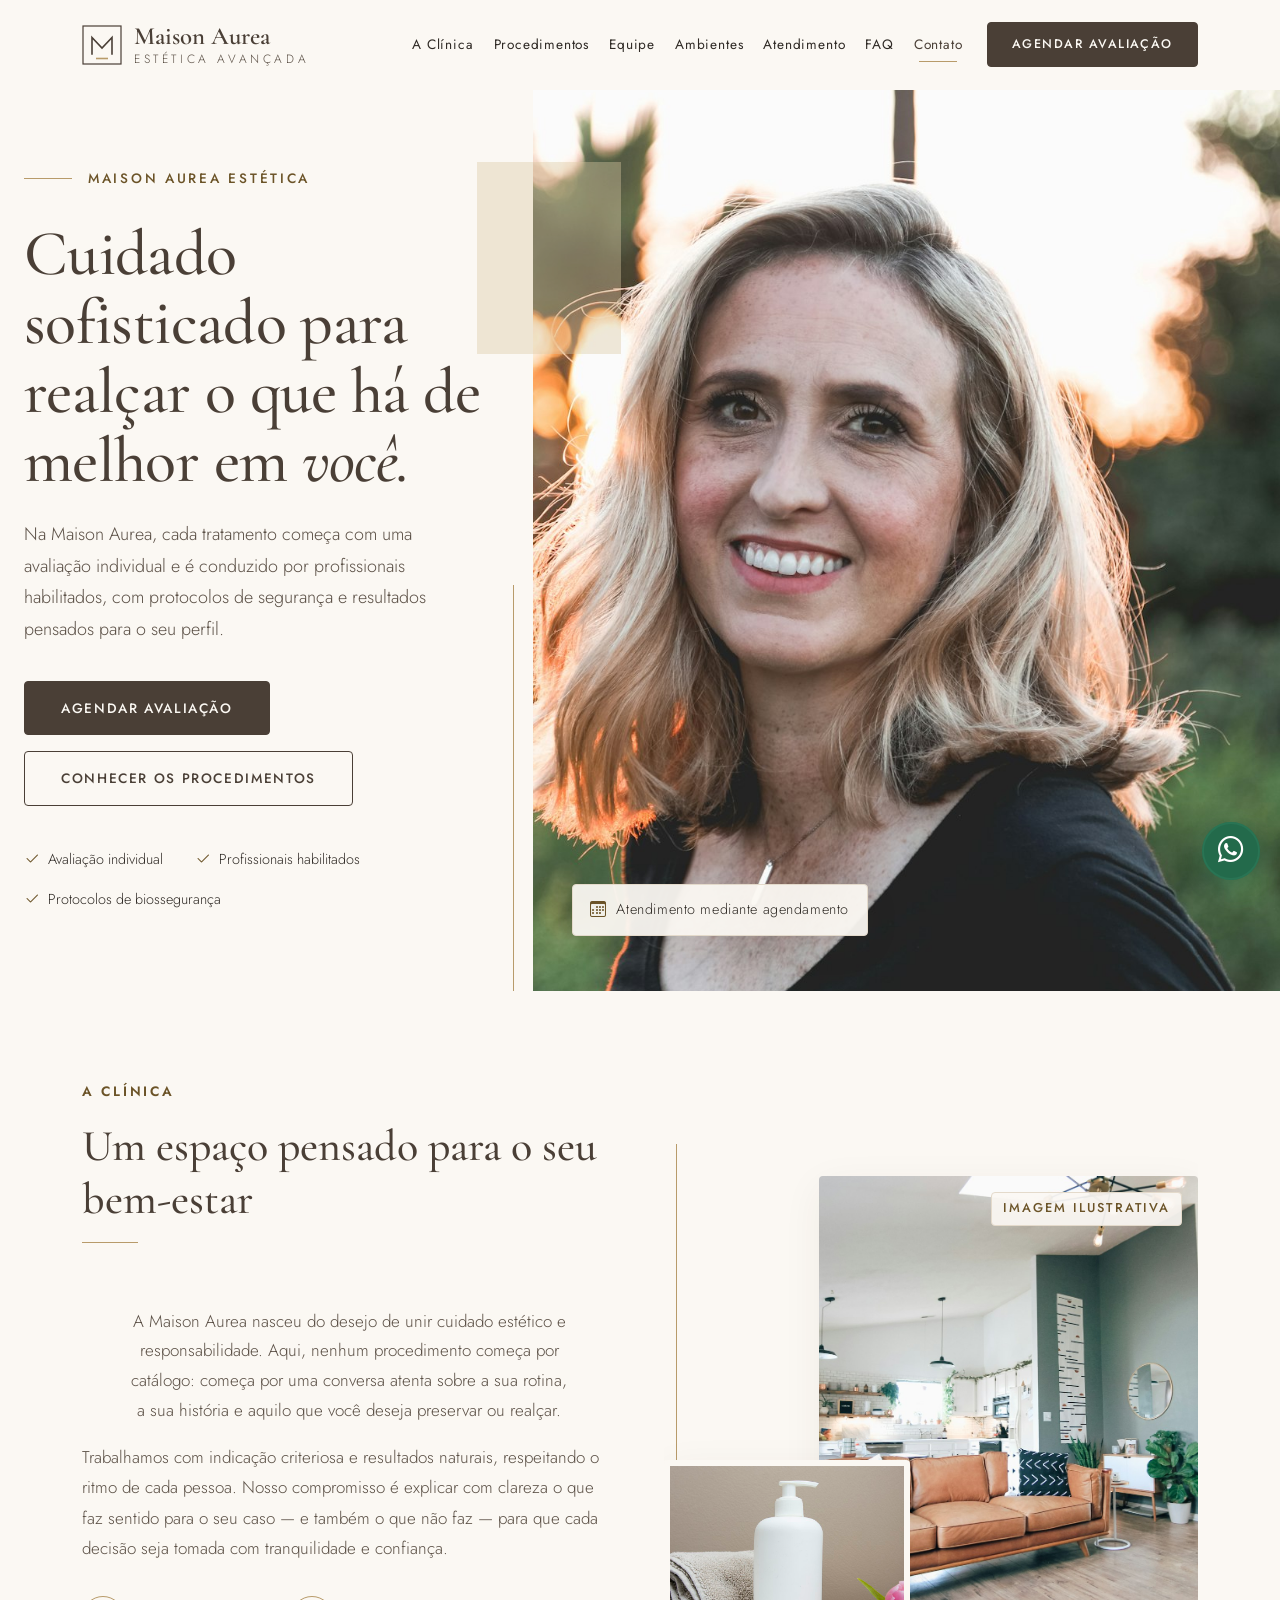
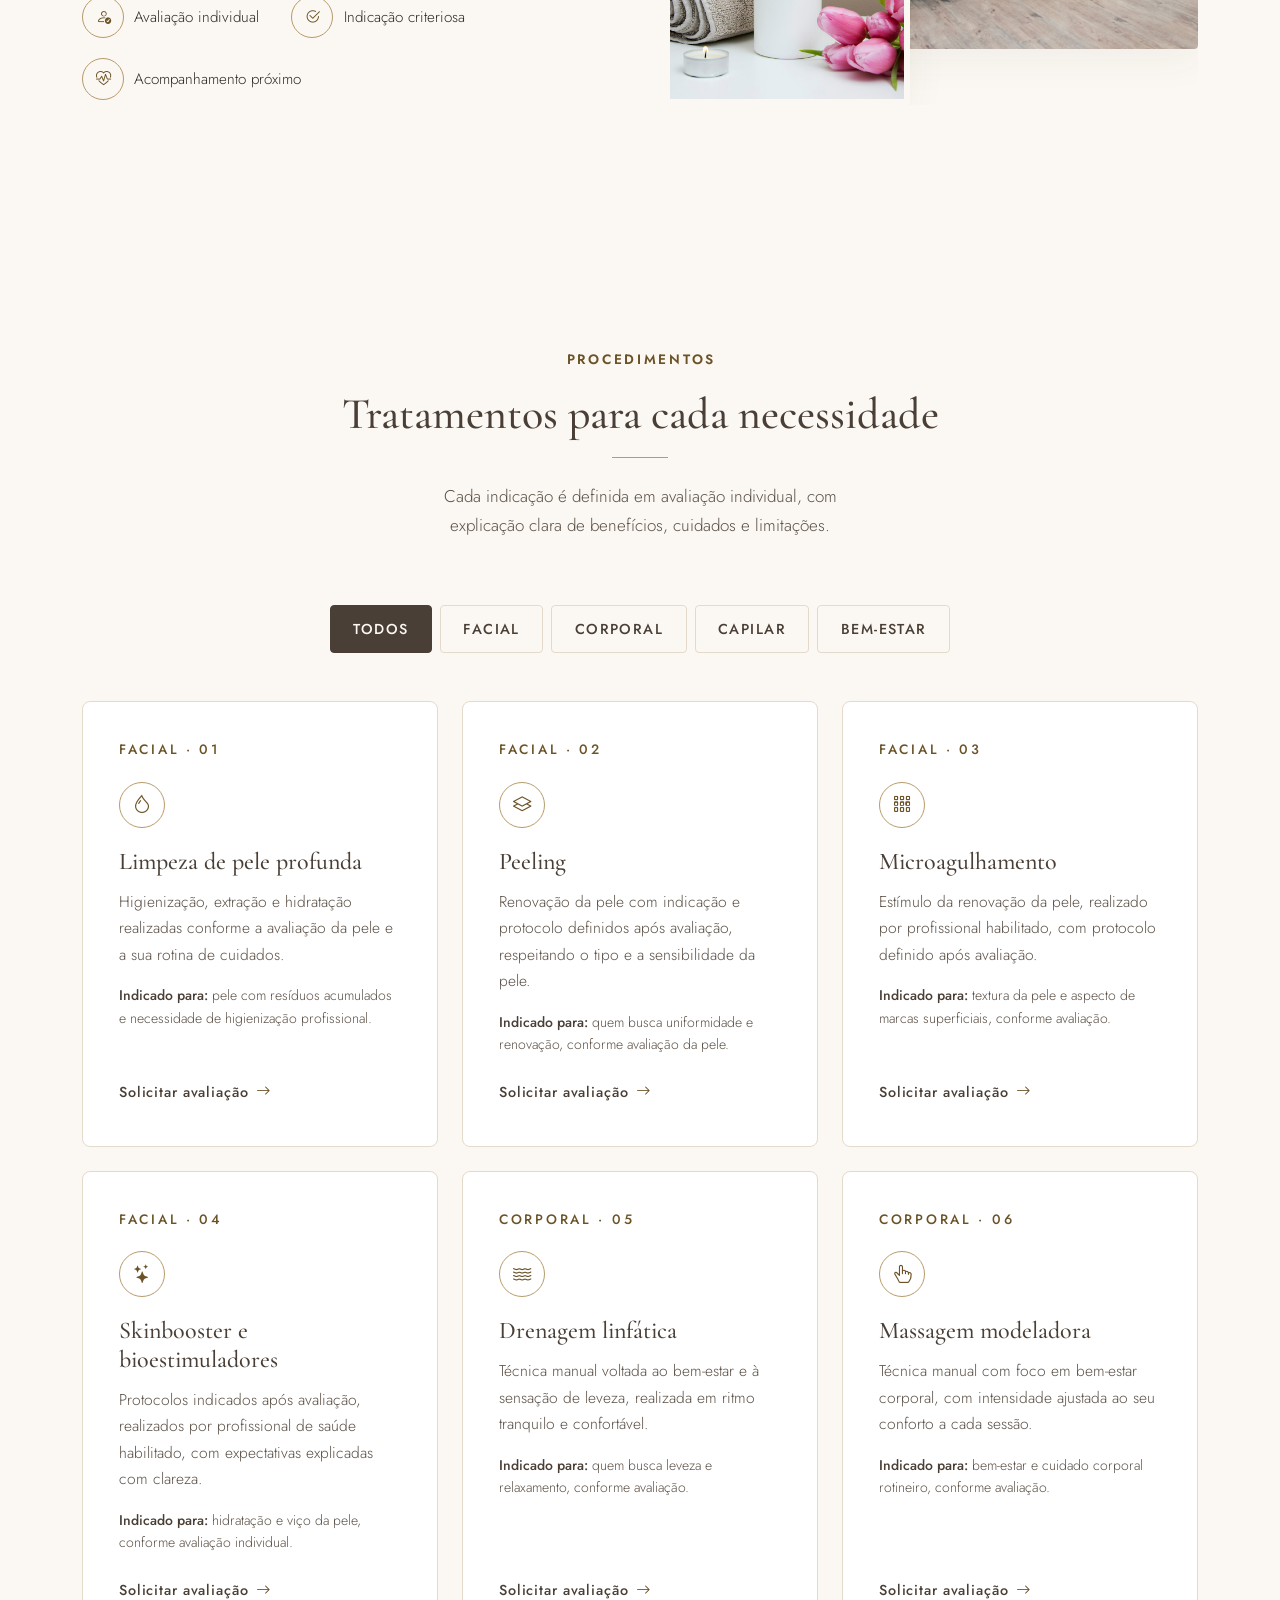
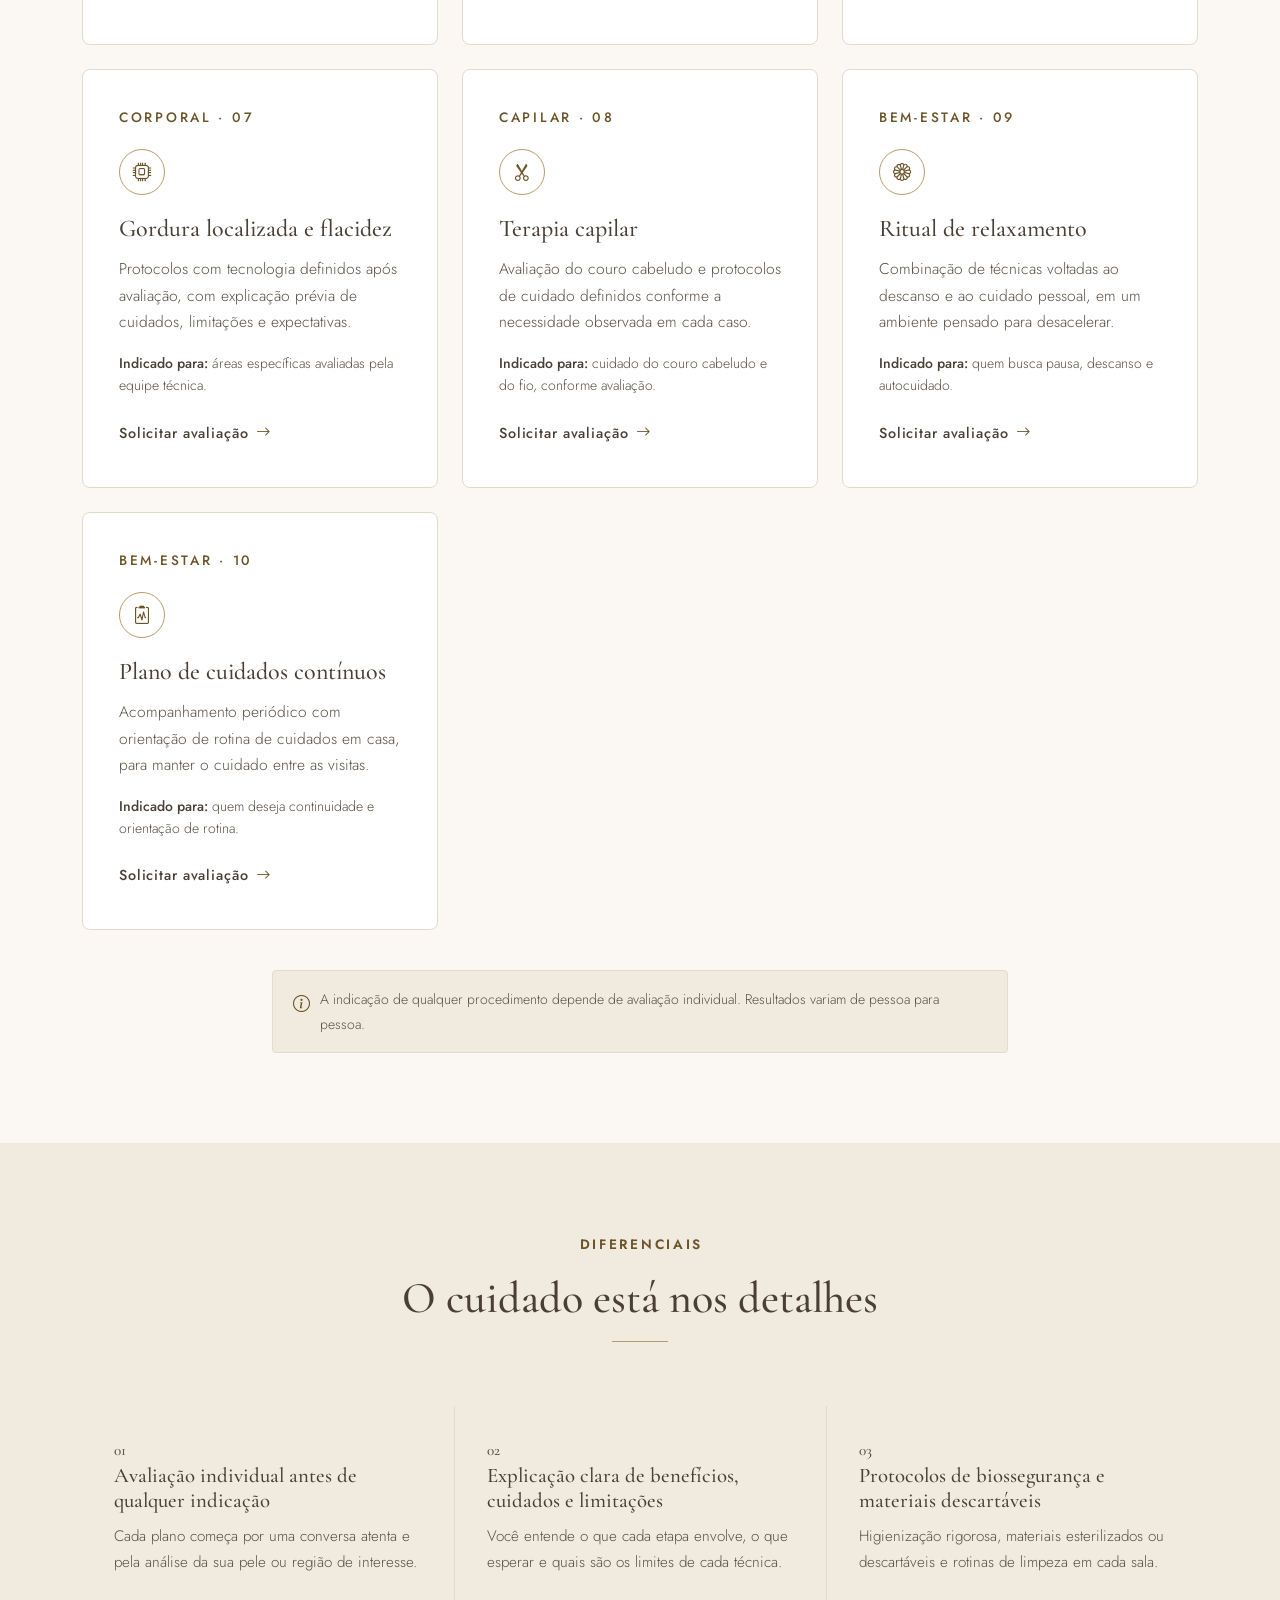
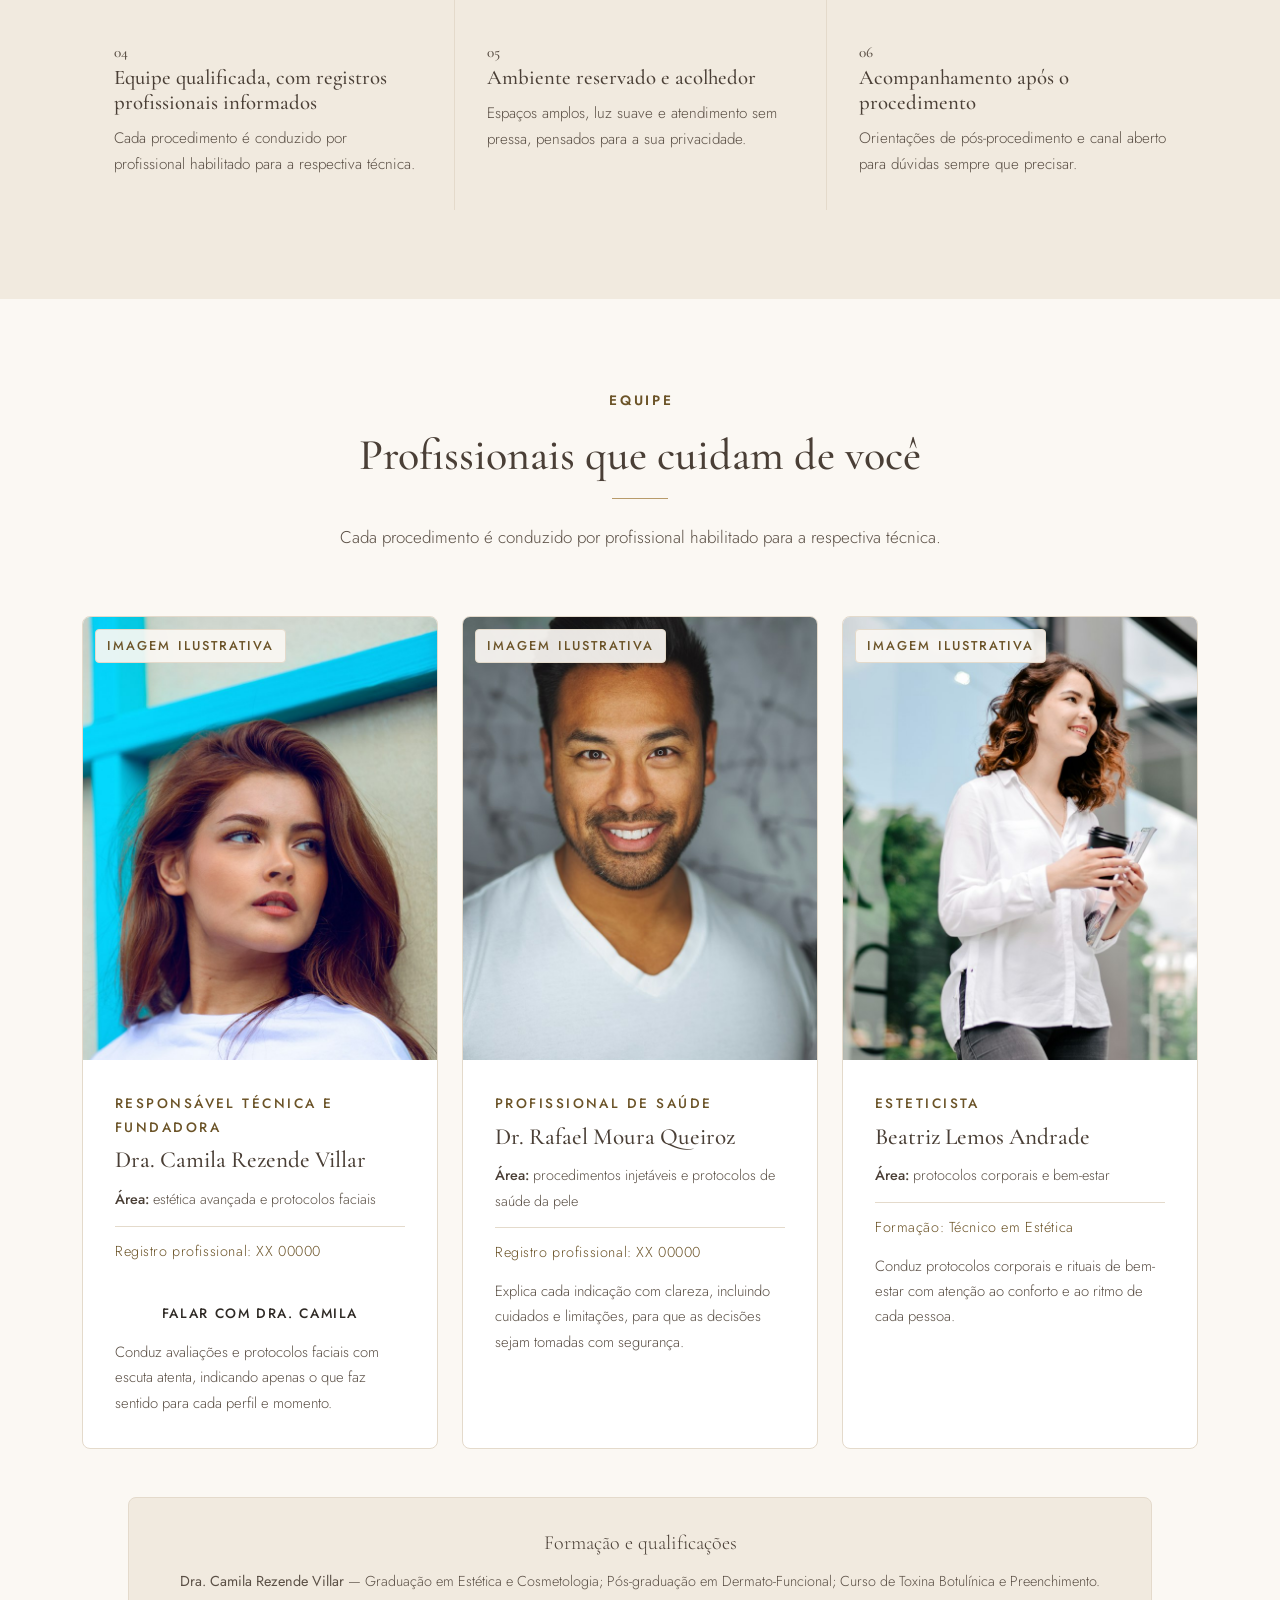
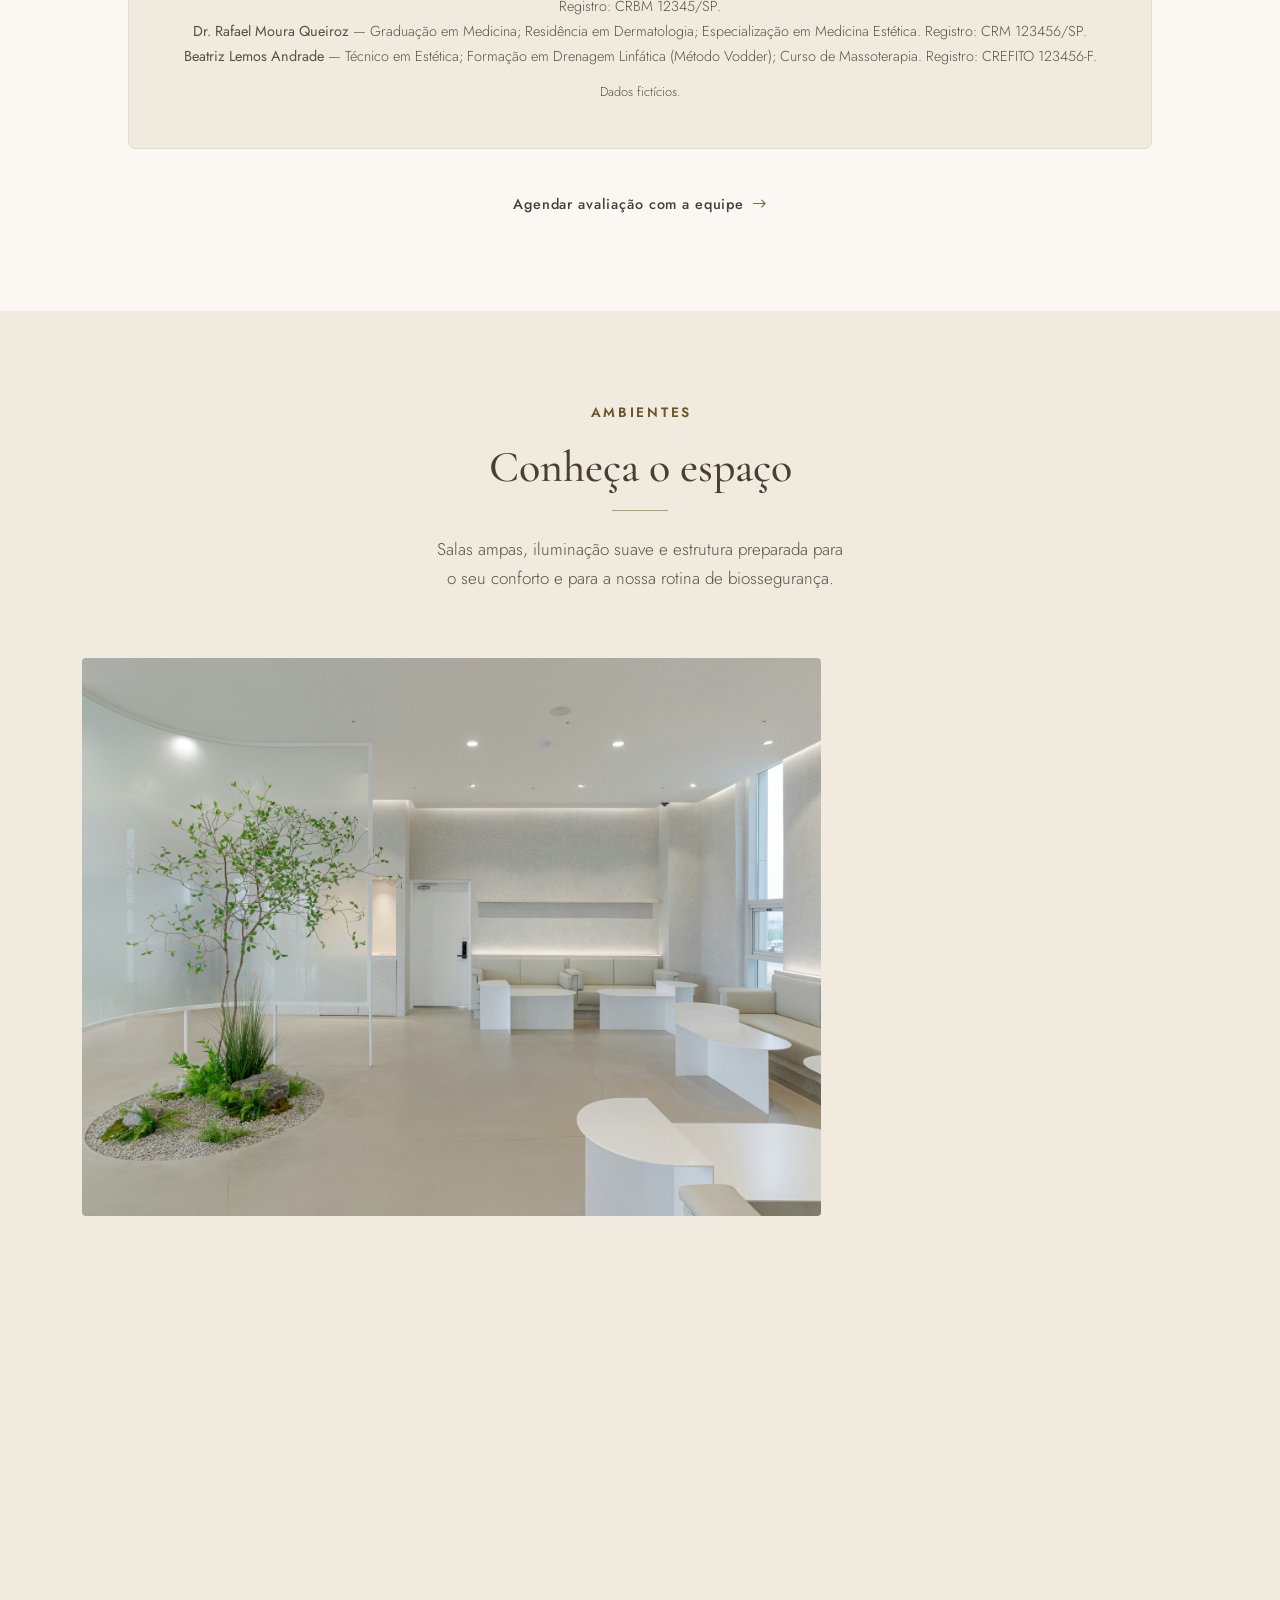
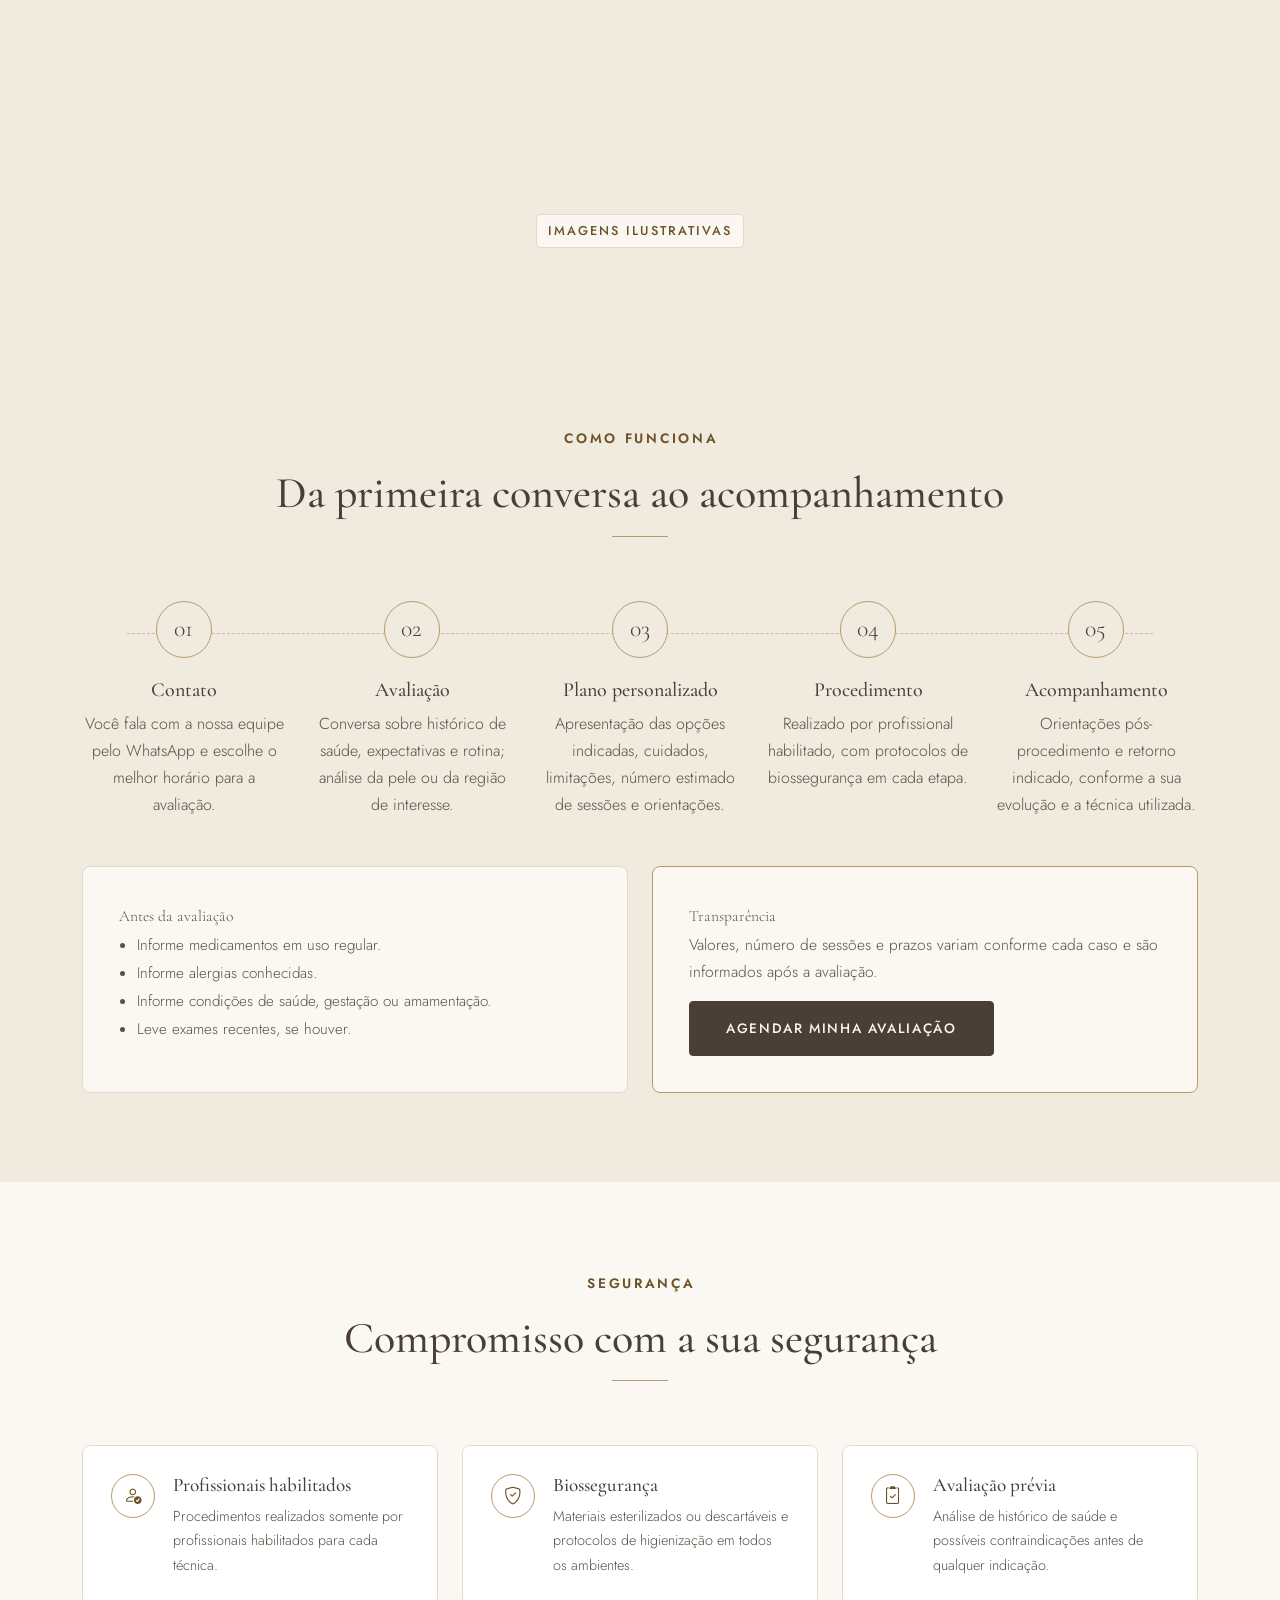
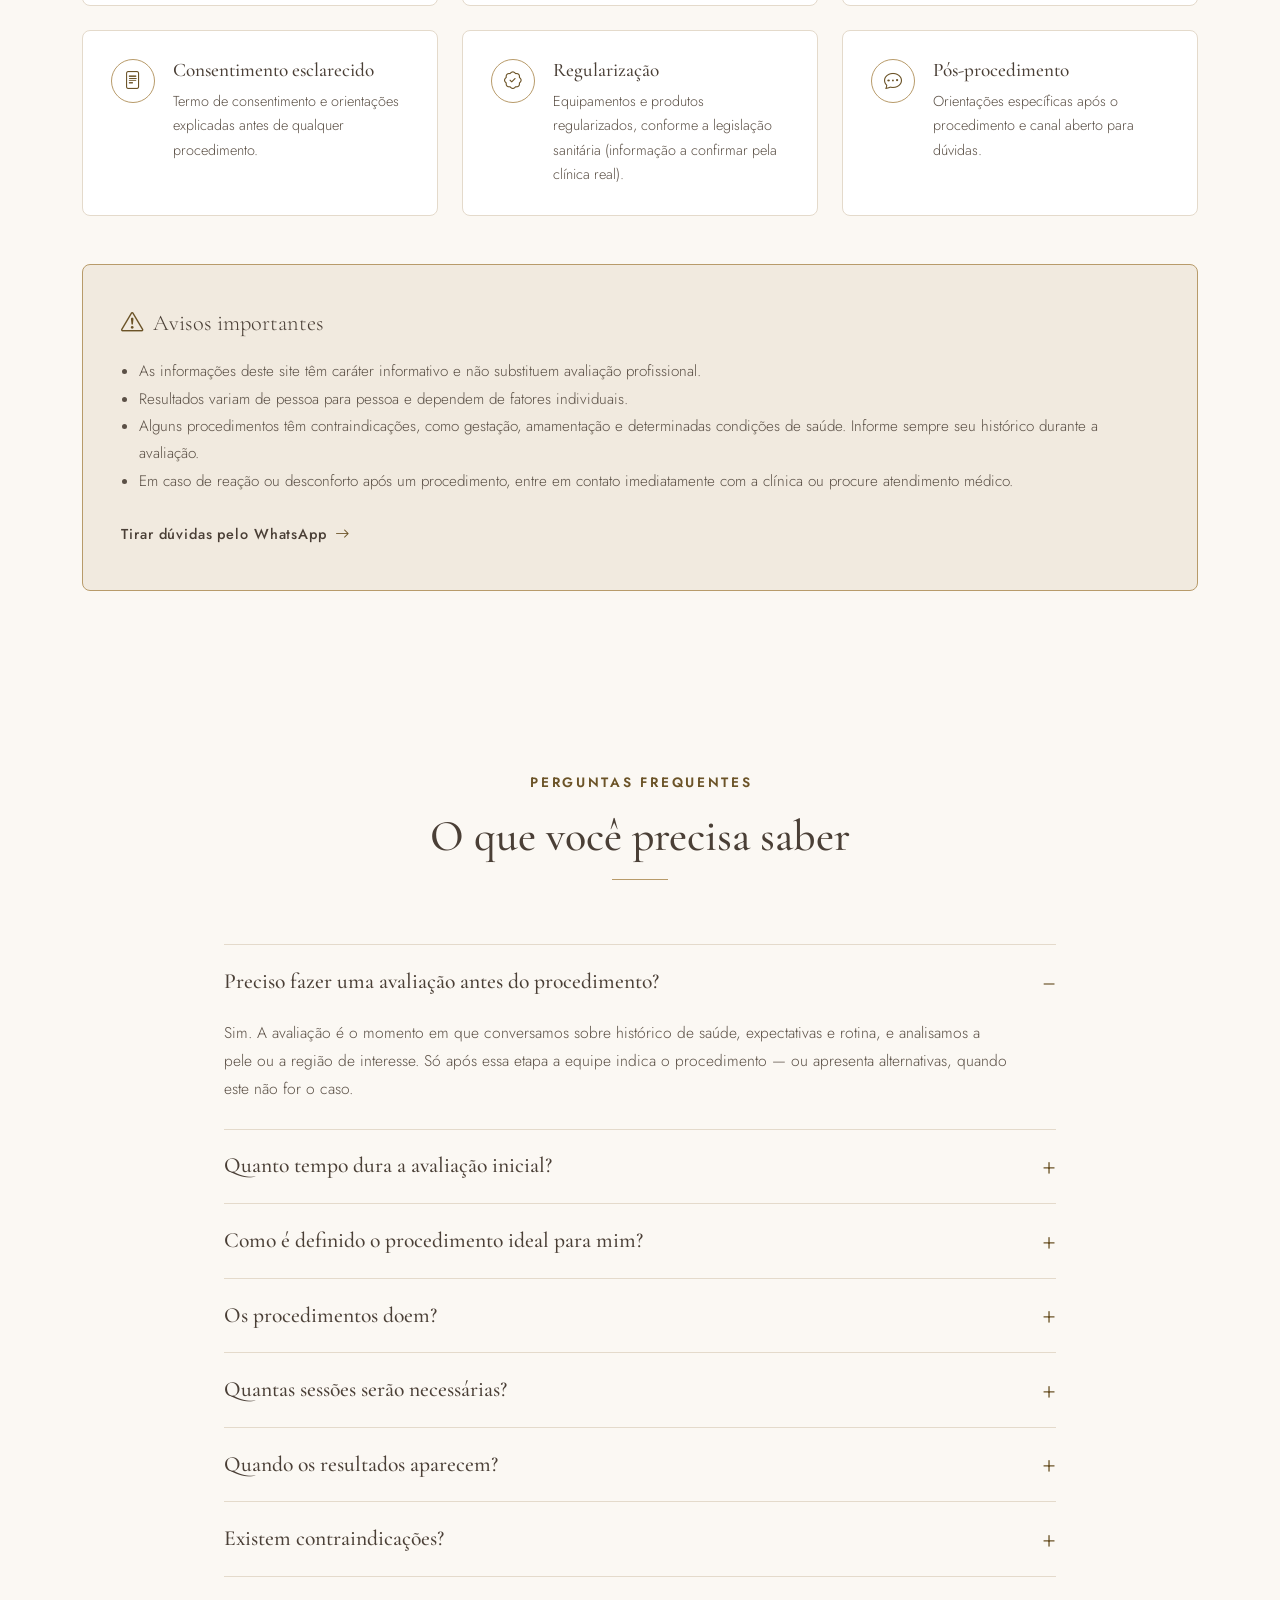
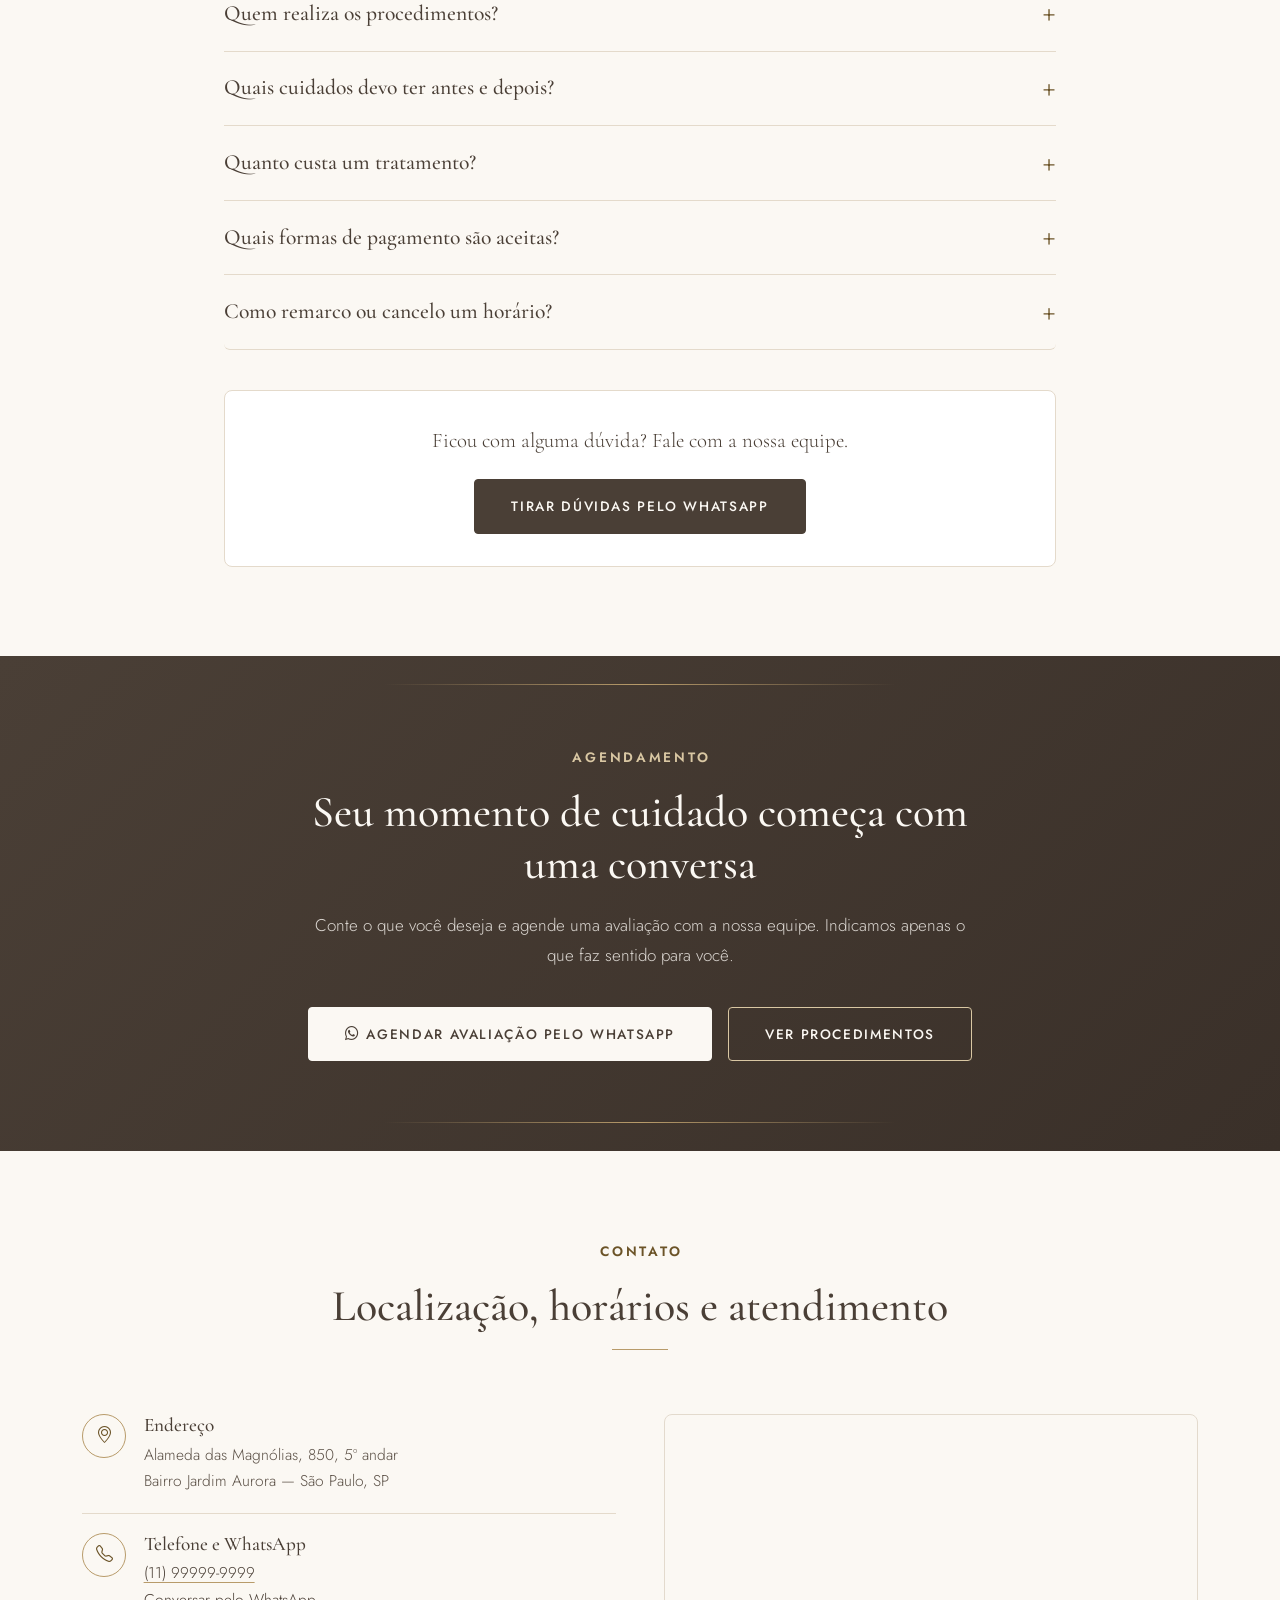
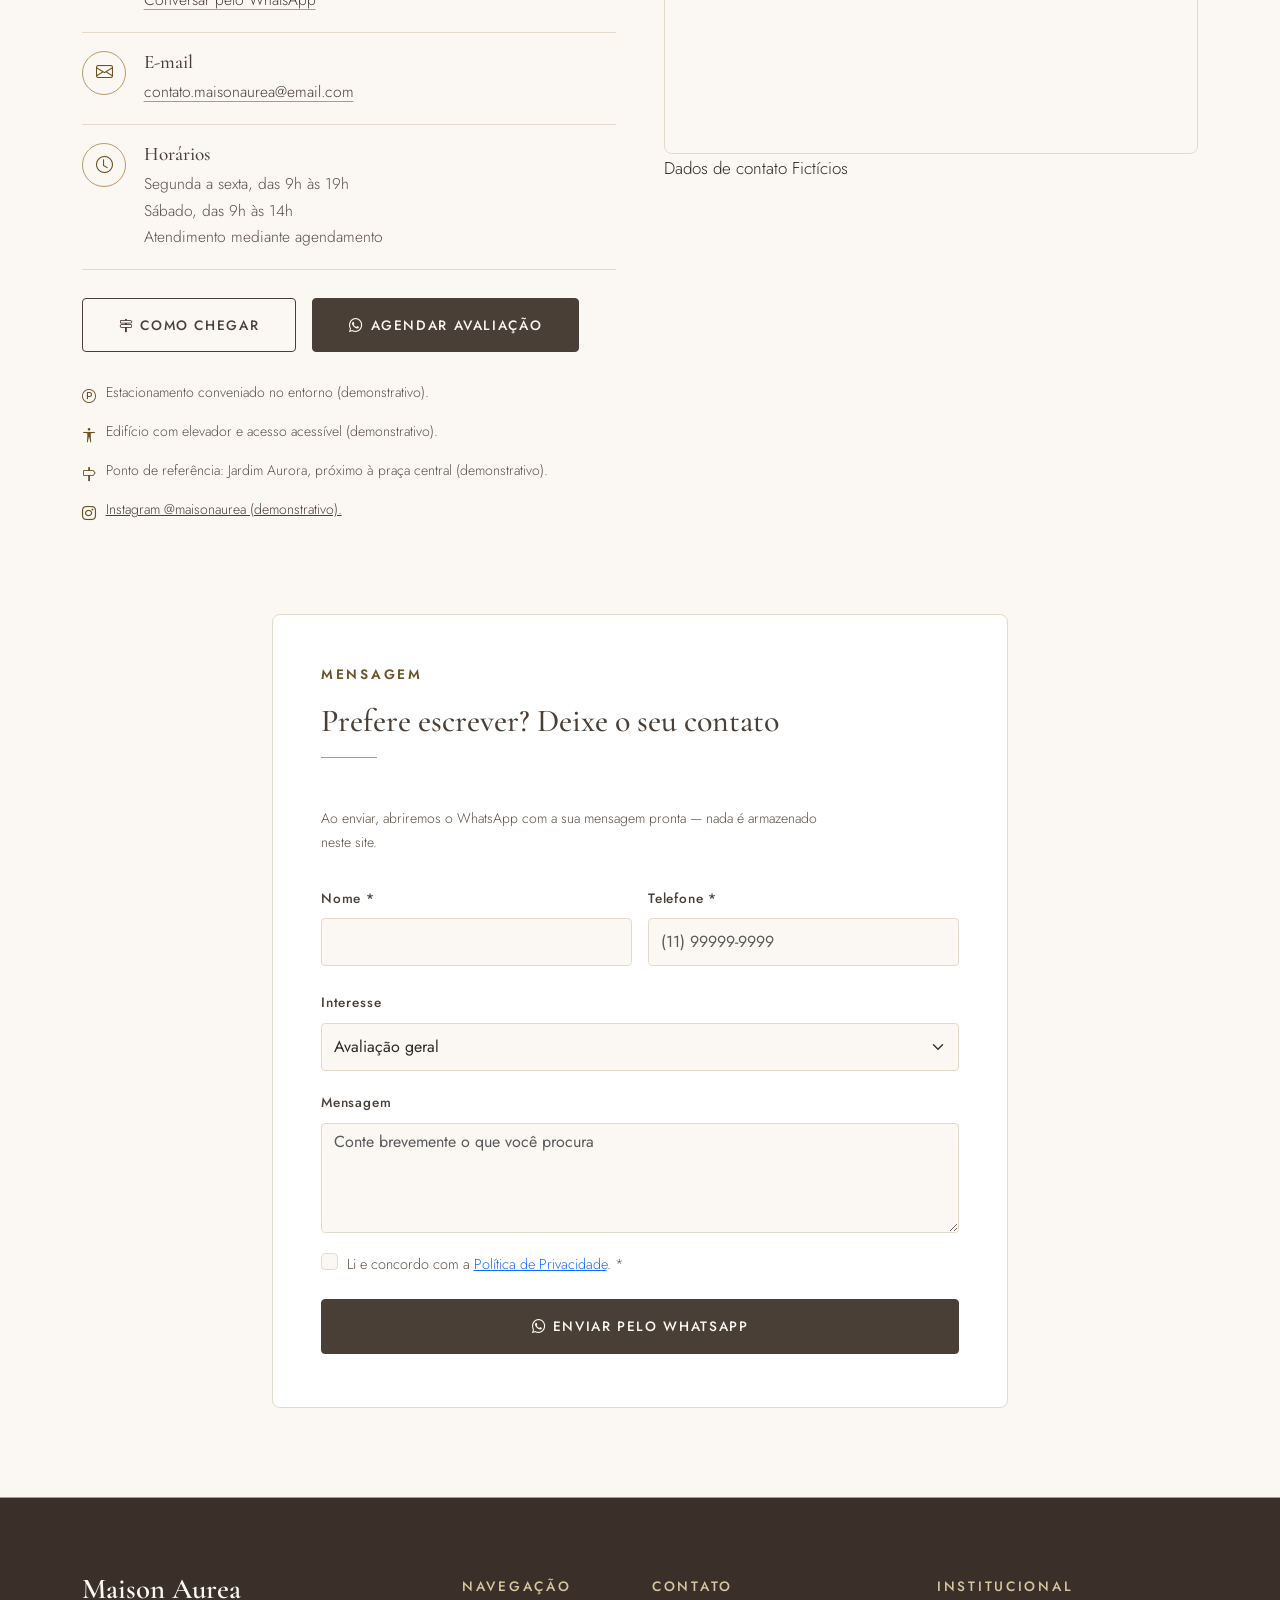
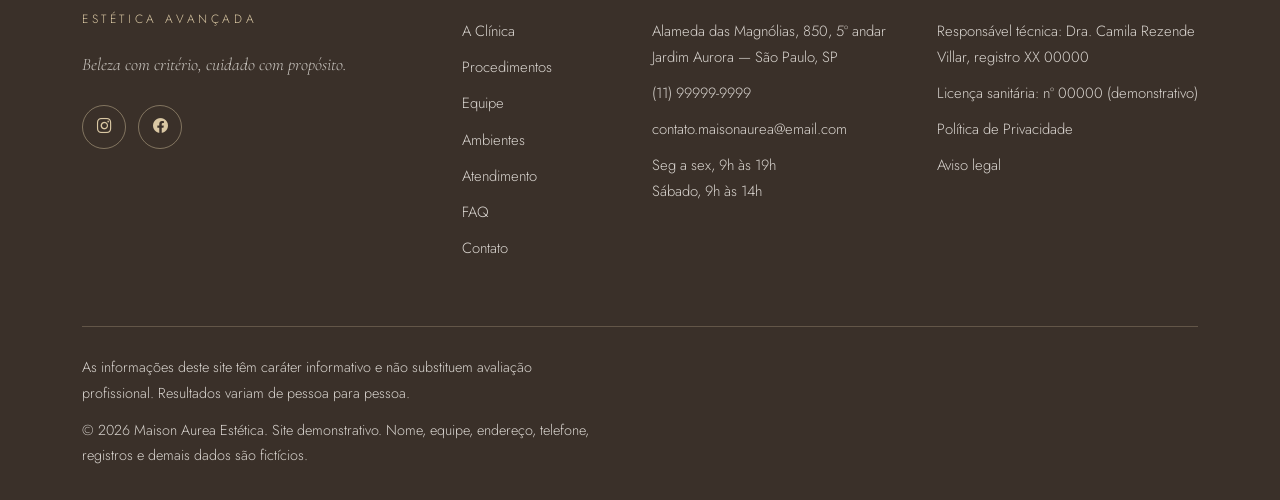
<file: index.html>
﻿<!DOCTYPE html>
<html lang="pt-BR">
<head>
  <meta charset="UTF-8">
  <meta name="viewport" content="width=device-width, initial-scale=1">

  <!-- ================= SEO ================= -->
  <title>Clínica de Estética em São Paulo | Maison Aurea Estética</title>
  <meta name="description" content="Maison Aurea Estética: procedimentos faciais, corporais e de bem-estar com avaliação individual e equipe habilitada em São Paulo. Agende sua avaliação.">
  <!-- SUBSTITUIR pelo domínio real antes da publicação -->
  <!-- <link rel="canonical" href="https://www.seudominio.com.br/"> -->
  <meta name="theme-color" content="#4A3F36">

  <!-- Open Graph / Twitter (SUBSTITUIR url e imagem pelos endereços reais) -->
  <meta property="og:title" content="Maison Aurea Estética | Beleza com critério, cuidado com propósito">
  <meta property="og:description" content="Procedimentos faciais, corporais, capilares e de bem-estar com avaliação individual e equipe habilitada em São Paulo.">
  <meta property="og:type" content="website">
  <meta property="og:url" content="https://www.seudominio.com.br/">
  <meta property="og:image" content="https://www.seudominio.com.br/images/og-image.jpg">
  <meta property="og:locale" content="pt_BR">
  <meta name="twitter:card" content="summary_large_image">
  <meta name="twitter:title" content="Maison Aurea Estética | Beleza com critério, cuidado com propósito">
  <meta name="twitter:description" content="Procedimentos faciais, corporais, capilares e de bem-estar com avaliação individual e equipe habilitada.">
  <meta name="twitter:image" content="https://www.seudominio.com.br/images/og-image.jpg">

  <!-- Favicon -->
  <link rel="icon" href="favicon/favicon.svg" type="image/svg+xml">
  <link rel="icon" href="favicon/favicon-32x32.png" sizes="32x32" type="image/png">
  <link rel="apple-touch-icon" href="favicon/apple-touch-icon.png">

  <!-- Fontes -->
  <link rel="preconnect" href="https://fonts.googleapis.com">
  <link rel="preconnect" href="https://fonts.gstatic.com" crossorigin>
  <link rel="preconnect" href="https://cdn.jsdelivr.net" crossorigin>
  <link href="https://fonts.googleapis.com/css2?family=Cormorant+Garamond:ital,wght@0,500;0,600;1,500;1,600&family=Jost:wght@300;400;500&display=swap" rel="stylesheet">

  <!-- Bootstrap 5.3.3 + Bootstrap Icons 1.11.3 (CDN com SRI) -->
  <link href="https://cdn.jsdelivr.net/npm/bootstrap@5.3.3/dist/css/bootstrap.min.css" rel="stylesheet" integrity="sha384-QWTKZyjpPEjISv5WaRU9OFeRpok6YctnYmDr5pNlyT2bRjXh0JMhjY6hW+ALEwIH" crossorigin="anonymous">
  <link href="https://cdn.jsdelivr.net/npm/bootstrap-icons@1.11.3/font/bootstrap-icons.min.css" rel="stylesheet" integrity="sha384-XGjxtQfXaH2tnPFa9x+ruJTuLE3Aa6LhHSWRr1XeTyhezb4abCG4ccI5AkVDxqC+" crossorigin="anonymous">

  <!-- Estilo próprio -->
  <link rel="stylesheet" href="css/style.css">

  <!-- Marca o documento como "com JS": animações de entrada só ocultam conteúdo quando o JS está ativo -->
  <script>document.documentElement.classList.add('js');</script>

  <!--
    JSON-LD demonstrativo: SUBSTITUIR por dados reais da clínica (endereço, telefone, domínio)
    antes de publicar. Sem avaliações (aggregateRating) por serem conteúdo fictício.
  -->
  <script type="application/ld+json">
  {
    "@context": "https://schema.org",
    "@type": "BeautySalon",
    "name": "Maison Aurea Estética",
    "description": "Clínica de estética com procedimentos faciais, corporais, capilares e de bem-estar, conduzidos por equipe multiprofissional.",
    "url": "https://www.seudominio.com.br/",
    "telephone": "+5511999999999",
    "email": "contato.maisonaurea@email.com",
    "address": {
      "@type": "PostalAddress",
      "streetAddress": "Alameda das Magnólias, 850, 5º andar — Jardim Aurora",
      "addressLocality": "São Paulo",
      "addressRegion": "SP",
      "addressCountry": "BR"
    },
    "openingHoursSpecification": [
      { "@type": "OpeningHoursSpecification", "dayOfWeek": ["Monday","Tuesday","Wednesday","Thursday","Friday"], "opens": "09:00", "closes": "19:00" },
      { "@type": "OpeningHoursSpecification", "dayOfWeek": "Saturday", "opens": "09:00", "closes": "14:00" }
    ]
  }
  </script>
</head>
<body>

  <a class="skip-link" href="#conteudo">Pular para o conteúdo</a>
  <!-- ================= HEADER ================= -->
  <header class="site-header" id="siteHeader">
    <nav class="navbar navbar-expand-lg fixed-top" aria-label="Navegação principal">
      <div class="container">
        <a class="navbar-brand" href="#inicio" aria-label="Maison Aurea Estética — voltar ao início">
          <!-- Monograma demonstrativo (SVG inline) -->
          <svg class="brand-monogram" viewBox="0 0 40 40" aria-hidden="true" focusable="false">
            <rect x="1" y="1" width="38" height="38" fill="none" stroke="currentColor" stroke-width="1.2"/>
            <path d="M10 29V12.5L20 23l10-10.5V29" fill="none" stroke="currentColor" stroke-width="1.6" stroke-linecap="square"/>
            <line x1="14" y1="33.5" x2="26" y2="33.5" stroke="#B89B6A" stroke-width="1.6"/>
          </svg>
          <span class="brand-text">
            <span class="brand-name">Maison Aurea</span>
            <span class="brand-sub">Estética avançada</span>
          </span>
        </a>

        <button class="navbar-toggler" type="button" data-bs-toggle="collapse" data-bs-target="#mainNav" aria-controls="mainNav" aria-expanded="false" aria-label="Abrir menu">
          <span class="navbar-toggler-icon" aria-hidden="true"></span>
        </button>

        <div class="collapse navbar-collapse" id="mainNav">
          <ul class="navbar-nav ms-auto mb-2 mb-lg-0">
            <li class="nav-item"><a class="nav-link" href="#clinica">A Clínica</a></li>
            <li class="nav-item"><a class="nav-link" href="#procedimentos">Procedimentos</a></li>
            <li class="nav-item"><a class="nav-link" href="#equipe">Equipe</a></li>
            <li class="nav-item"><a class="nav-link" href="#ambientes">Ambientes</a></li>
            <li class="nav-item"><a class="nav-link" href="#atendimento">Atendimento</a></li>
            <li class="nav-item"><a class="nav-link" href="#faq">FAQ</a></li>
            <li class="nav-item"><a class="nav-link" href="#contato">Contato</a></li>
          </ul>
          <a class="btn btn-brand btn-header-cta" href="https://wa.me/5511999999999" target="_blank" rel="noopener noreferrer" data-whatsapp-message="Olá! Gostaria de agendar uma avaliação na Maison Aurea.">
            Agendar avaliação
          </a>
        </div>
      </div>
    </nav>
  </header>

  <main id="conteudo">

    <!-- ================= HERO (Seção 6) ================= -->
    <section class="hero" id="inicio" aria-labelledby="hero-title">
      <div class="container-fluid p-0">
        <div class="row g-0 align-items-center hero-row">
          <div class="col-lg-5 hero-content">
            <p class="hero-eyebrow"><span class="hero-eyebrow-line" aria-hidden="true"></span>Maison Aurea Estética</p>
            <h1 class="hero-title" id="hero-title">Cuidado sofisticado para realçar o que há de melhor em <em>você.</em></h1>
            <p class="hero-subtitle">Na Maison Aurea, cada tratamento começa com uma avaliação individual e é conduzido por profissionais habilitados, com protocolos de segurança e resultados pensados para o seu perfil.</p>
            <div class="hero-actions">
              <a class="btn btn-brand" href="https://wa.me/5511999999999" target="_blank" rel="noopener noreferrer" data-whatsapp-message="Olá! Gostaria de agendar uma avaliação na Maison Aurea.">
                Agendar avaliação
              </a>
              <a class="btn btn-outline-brand" href="#procedimentos">Conhecer os procedimentos</a>
            </div>
            <ul class="hero-trust list-unstyled mb-0">
              <li><i class="bi bi-check2" aria-hidden="true"></i>Avaliação individual</li>
              <li><i class="bi bi-check2" aria-hidden="true"></i>Profissionais habilitados</li>
              <li><i class="bi bi-check2" aria-hidden="true"></i>Protocolos de biossegurança</li>
            </ul>
          </div>
          <div class="col-lg-7 hero-media">
            <span class="hero-deco-rect" aria-hidden="true"></span>
            <span class="hero-deco-line" aria-hidden="true"></span>
            <!-- Imagem esperada: retrato editorial de mulher com pele natural em ambiente claro (linho, luz de janela, tons areia). Proporção 4:5. -->
            <img src="images/hero/hero-main.jpg" alt="Mulher em ambiente claro e luminoso, com expressão serena e pele natural"
                 width="960" height="1200" fetchpriority="high" decoding="async" class="hero-img">
            <p class="hero-badge">
              <i class="bi bi-calendar3" aria-hidden="true"></i>
              Atendimento mediante agendamento
            </p>
          </div>
        </div>
      </div>
    </section>
    <!-- ================= A CLÍNICA (Seção 4.1) ================= -->
    <section class="section section--clinica" id="clinica" aria-labelledby="clinica-title">
      <div class="container">
        <div class="row g-5 align-items-center">
          <div class="col-lg-6">
            <div class="section-header section-header--left reveal">
              <p class="section-eyebrow">A Clínica</p>
              <h2 class="section-title" id="clinica-title">Um espaço pensado para o seu bem-estar</h2>
              <span class="section-rule" aria-hidden="true"></span>
            </div>
            <p class="section-lead reveal">A Maison Aurea nasceu do desejo de unir cuidado estético e responsabilidade. Aqui, nenhum procedimento começa por catálogo: começa por uma conversa atenta sobre a sua rotina, a sua história e aquilo que você deseja preservar ou realçar.</p>
            <p class="section-text reveal">Trabalhamos com indicação criteriosa e resultados naturais, respeitando o ritmo de cada pessoa. Nosso compromisso é explicar com clareza o que faz sentido para o seu caso — e também o que não faz — para que cada decisão seja tomada com tranquilidade e confiança.</p>

            <ul class="clinica-points list-unstyled reveal">
              <li>
                <span class="point-icon" aria-hidden="true"><i class="bi bi-person-check"></i></span>
                <span>Avaliação individual</span>
              </li>
              <li>
                <span class="point-icon" aria-hidden="true"><i class="bi bi-check2-circle"></i></span>
                <span>Indicação criteriosa</span>
              </li>
              <li>
                <span class="point-icon" aria-hidden="true"><i class="bi bi-heart-pulse"></i></span>
                <span>Acompanhamento próximo</span>
              </li>
            </ul>

            <a class="link-arrow reveal" href="#equipe">
              Conhecer a nossa equipe
              <i class="bi bi-arrow-right" aria-hidden="true"></i>
            </a>
          </div>

          <div class="col-lg-6">
            <div class="clinica-composition reveal">
              <span class="clinica-line" aria-hidden="true"></span>
              <figure class="clinica-img clinica-img--main">
                <!-- Imagem esperada: recepção com travertino/madeira clara e plantas. Proporção 4:5. -->
                <img src="images/about/clinica-recepcao.jpg" alt="Recepção da clínica com acabamento em pedra clara, madeira e plantas"
                     width="900" height="1125" loading="lazy" decoding="async">
              </figure>
              <figure class="clinica-img clinica-img--secondary">
                <!-- Imagem esperada: detalhe de cerâmica, vela, toalhas dobradas e flor. Proporção 1:1. -->
                <img src="images/about/clinica-detalhe.jpg" alt="Detalhe do ambiente com toalhas dobradas, vela e flor em vaso de cerâmica"
                     width="800" height="800" loading="lazy" decoding="async">
              </figure>
              <span class="badge-demo">Imagem ilustrativa</span>
            </div>
          </div>
        </div>
      </div>
    </section>
    <!-- ================= PROCEDIMENTOS (Seção 4.2) -->
    <!-- AO ADAPTAR PARA UM CLIENTE REAL: listar apenas procedimentos efetivamente oferecidos e autorizados. -->
    <!-- ================= -->
    <section class="section section--procedures" id="procedimentos" aria-labelledby="procedimentos-title">
      <div class="container">
        <div class="section-header reveal">
          <p class="section-eyebrow">Procedimentos</p>
          <h2 class="section-title" id="procedimentos-title">Tratamentos para cada necessidade</h2>
          <span class="section-rule" aria-hidden="true"></span>
          <p class="section-subtitle">Cada indicação é definida em avaliação individual, com explicação clara de benefícios, cuidados e limitações.</p>
        </div>

        <div class="procedure-filter reveal" role="group" aria-label="Filtrar procedimentos por categoria">
          <button type="button" class="filter-btn is-active" data-filter="all" aria-pressed="true">Todos</button>
          <button type="button" class="filter-btn" data-filter="facial" aria-pressed="false">Facial</button>
          <button type="button" class="filter-btn" data-filter="corporal" aria-pressed="false">Corporal</button>
          <button type="button" class="filter-btn" data-filter="capilar" aria-pressed="false">Capilar</button>
          <button type="button" class="filter-btn" data-filter="bem-estar" aria-pressed="false">Bem-estar</button>
        </div>

        <div class="row g-4" id="procedureGrid">
          <!-- 1. Limpeza de pele profunda -->
          <div class="col-md-6 col-xl-4 procedure-item" data-category="facial">
            <article class="card-procedure h-100 reveal">
              <p class="card-procedure__cat">Facial · 01</p>
              <span class="card-procedure__icon" aria-hidden="true"><i class="bi bi-droplet"></i></span>
              <h3 class="card-procedure__title">Limpeza de pele profunda</h3>
              <p class="card-procedure__desc">Higienização, extração e hidratação realizadas conforme a avaliação da pele e a sua rotina de cuidados.</p>
              <p class="card-procedure__indication"><strong>Indicado para:</strong> pele com resíduos acumulados e necessidade de higienização profissional.</p>
              <a class="link-arrow" href="https://wa.me/5511999999999" target="_blank" rel="noopener noreferrer" data-whatsapp-message="Olá! Gostaria de agendar uma avaliação para limpeza de pele.">Solicitar avaliação <i class="bi bi-arrow-right" aria-hidden="true"></i></a>
            </article>
          </div>

          <!-- 2. Peeling -->
          <div class="col-md-6 col-xl-4 procedure-item" data-category="facial">
            <article class="card-procedure h-100 reveal">
              <p class="card-procedure__cat">Facial · 02</p>
              <span class="card-procedure__icon" aria-hidden="true"><i class="bi bi-layers"></i></span>
              <h3 class="card-procedure__title">Peeling</h3>
              <p class="card-procedure__desc">Renovação da pele com indicação e protocolo definidos após avaliação, respeitando o tipo e a sensibilidade da pele.</p>
              <p class="card-procedure__indication"><strong>Indicado para:</strong> quem busca uniformidade e renovação, conforme avaliação da pele.</p>
              <a class="link-arrow" href="https://wa.me/5511999999999" target="_blank" rel="noopener noreferrer" data-whatsapp-message="Olá! Tenho interesse em peeling. Podem me orientar sobre a avaliação?">Solicitar avaliação <i class="bi bi-arrow-right" aria-hidden="true"></i></a>
            </article>
          </div>

          <!-- 3. Microagulhamento -->
          <div class="col-md-6 col-xl-4 procedure-item" data-category="facial">
            <article class="card-procedure h-100 reveal">
              <p class="card-procedure__cat">Facial · 03</p>
              <span class="card-procedure__icon" aria-hidden="true"><i class="bi bi-grid-3x3-gap"></i></span>
              <h3 class="card-procedure__title">Microagulhamento</h3>
              <p class="card-procedure__desc">Estímulo da renovação da pele, realizado por profissional habilitado, com protocolo definido após avaliação.</p>
              <p class="card-procedure__indication"><strong>Indicado para:</strong> textura da pele e aspecto de marcas superficiais, conforme avaliação.</p>
              <a class="link-arrow" href="https://wa.me/5511999999999" target="_blank" rel="noopener noreferrer" data-whatsapp-message="Olá! Gostaria de saber mais sobre microagulhamento e agendar uma avaliação.">Solicitar avaliação <i class="bi bi-arrow-right" aria-hidden="true"></i></a>
            </article>
          </div>

          <!-- 4. Skinbooster e bioestimuladores -->
          <div class="col-md-6 col-xl-4 procedure-item" data-category="facial">
            <article class="card-procedure h-100 reveal">
              <p class="card-procedure__cat">Facial · 04</p>
              <span class="card-procedure__icon" aria-hidden="true"><i class="bi bi-stars"></i></span>
              <h3 class="card-procedure__title">Skinbooster e bioestimuladores</h3>
              <p class="card-procedure__desc">Protocolos indicados após avaliação, realizados por profissional de saúde habilitado, com expectativas explicadas com clareza.</p>
              <p class="card-procedure__indication"><strong>Indicado para:</strong> hidratação e viço da pele, conforme avaliação individual.</p>
              <a class="link-arrow" href="https://wa.me/5511999999999" target="_blank" rel="noopener noreferrer" data-whatsapp-message="Olá! Gostaria de agendar uma avaliação para protocolos de pele.">Solicitar avaliação <i class="bi bi-arrow-right" aria-hidden="true"></i></a>
            </article>
          </div>
          <!-- 5. Drenagem linfática -->
          <div class="col-md-6 col-xl-4 procedure-item" data-category="corporal">
            <article class="card-procedure h-100 reveal">
              <p class="card-procedure__cat">Corporal · 05</p>
              <span class="card-procedure__icon" aria-hidden="true"><i class="bi bi-water"></i></span>
              <h3 class="card-procedure__title">Drenagem linfática</h3>
              <p class="card-procedure__desc">Técnica manual voltada ao bem-estar e à sensação de leveza, realizada em ritmo tranquilo e confortável.</p>
              <p class="card-procedure__indication"><strong>Indicado para:</strong> quem busca leveza e relaxamento, conforme avaliação.</p>
              <a class="link-arrow" href="https://wa.me/5511999999999" target="_blank" rel="noopener noreferrer" data-whatsapp-message="Olá! Gostaria de agendar uma sessão de drenagem ou massagem.">Solicitar avaliação <i class="bi bi-arrow-right" aria-hidden="true"></i></a>
            </article>
          </div>

          <!-- 6. Massagem modeladora -->
          <div class="col-md-6 col-xl-4 procedure-item" data-category="corporal">
            <article class="card-procedure h-100 reveal">
              <p class="card-procedure__cat">Corporal · 06</p>
              <span class="card-procedure__icon" aria-hidden="true"><i class="bi bi-hand-index-thumb"></i></span>
              <h3 class="card-procedure__title">Massagem modeladora</h3>
              <p class="card-procedure__desc">Técnica manual com foco em bem-estar corporal, com intensidade ajustada ao seu conforto a cada sessão.</p>
              <p class="card-procedure__indication"><strong>Indicado para:</strong> bem-estar e cuidado corporal rotineiro, conforme avaliação.</p>
              <a class="link-arrow" href="https://wa.me/5511999999999" target="_blank" rel="noopener noreferrer" data-whatsapp-message="Olá! Gostaria de agendar uma sessão de drenagem ou massagem.">Solicitar avaliação <i class="bi bi-arrow-right" aria-hidden="true"></i></a>
            </article>
          </div>

          <!-- 7. Gordura localizada e flacidez -->
          <div class="col-md-6 col-xl-4 procedure-item" data-category="corporal">
            <article class="card-procedure h-100 reveal">
              <p class="card-procedure__cat">Corporal · 07</p>
              <span class="card-procedure__icon" aria-hidden="true"><i class="bi bi-cpu"></i></span>
              <h3 class="card-procedure__title">Gordura localizada e flacidez</h3>
              <p class="card-procedure__desc">Protocolos com tecnologia definidos após avaliação, com explicação prévia de cuidados, limitações e expectativas.</p>
              <p class="card-procedure__indication"><strong>Indicado para:</strong> áreas específicas avaliadas pela equipe técnica.</p>
              <a class="link-arrow" href="https://wa.me/5511999999999" target="_blank" rel="noopener noreferrer" data-whatsapp-message="Olá! Gostaria de uma avaliação para tratamento corporal.">Solicitar avaliação <i class="bi bi-arrow-right" aria-hidden="true"></i></a>
            </article>
          </div>
          <!-- 8. Terapia capilar -->
          <div class="col-md-6 col-xl-4 procedure-item" data-category="capilar">
            <article class="card-procedure h-100 reveal">
              <p class="card-procedure__cat">Capilar · 08</p>
              <span class="card-procedure__icon" aria-hidden="true"><i class="bi bi-scissors"></i></span>
              <h3 class="card-procedure__title">Terapia capilar</h3>
              <p class="card-procedure__desc">Avaliação do couro cabeludo e protocolos de cuidado definidos conforme a necessidade observada em cada caso.</p>
              <p class="card-procedure__indication"><strong>Indicado para:</strong> cuidado do couro cabeludo e do fio, conforme avaliação.</p>
              <a class="link-arrow" href="https://wa.me/5511999999999" target="_blank" rel="noopener noreferrer" data-whatsapp-message="Olá! Gostaria de agendar uma avaliação capilar.">Solicitar avaliação <i class="bi bi-arrow-right" aria-hidden="true"></i></a>
            </article>
          </div>

          <!-- 9. Ritual de relaxamento -->
          <div class="col-md-6 col-xl-4 procedure-item" data-category="bem-estar">
            <article class="card-procedure h-100 reveal">
              <p class="card-procedure__cat">Bem-estar · 09</p>
              <span class="card-procedure__icon" aria-hidden="true"><i class="bi bi-flower1"></i></span>
              <h3 class="card-procedure__title">Ritual de relaxamento</h3>
              <p class="card-procedure__desc">Combinação de técnicas voltadas ao descanso e ao cuidado pessoal, em um ambiente pensado para desacelerar.</p>
              <p class="card-procedure__indication"><strong>Indicado para:</strong> quem busca pausa, descanso e autocuidado.</p>
              <a class="link-arrow" href="https://wa.me/5511999999999" target="_blank" rel="noopener noreferrer" data-whatsapp-message="Olá! Tenho interesse em um ritual de relaxamento.">Solicitar avaliação <i class="bi bi-arrow-right" aria-hidden="true"></i></a>
            </article>
          </div>

          <!-- 10. Plano de cuidados contínuos -->
          <div class="col-md-6 col-xl-4 procedure-item" data-category="bem-estar">
            <article class="card-procedure h-100 reveal">
              <p class="card-procedure__cat">Bem-estar · 10</p>
              <span class="card-procedure__icon" aria-hidden="true"><i class="bi bi-clipboard2-pulse"></i></span>
              <h3 class="card-procedure__title">Plano de cuidados contínuos</h3>
              <p class="card-procedure__desc">Acompanhamento periódico com orientação de rotina de cuidados em casa, para manter o cuidado entre as visitas.</p>
              <p class="card-procedure__indication"><strong>Indicado para:</strong> quem deseja continuidade e orientação de rotina.</p>
              <a class="link-arrow" href="https://wa.me/5511999999999" target="_blank" rel="noopener noreferrer" data-whatsapp-message="Olá! Tenho interesse em um plano de cuidados contínuos. Podem me orientar?">Solicitar avaliação <i class="bi bi-arrow-right" aria-hidden="true"></i></a>
            </article>
          </div>
        </div>

        <p class="procedure-aviso reveal">
          <i class="bi bi-info-circle" aria-hidden="true"></i>
          A indicação de qualquer procedimento depende de avaliação individual. Resultados variam de pessoa para pessoa.
        </p>
      </div>
    </section>
    <!-- ================= DIFERENCIAIS (Seção 4.3) ================= -->
    <section class="section section--surface" id="diferenciais" aria-labelledby="diferenciais-title">
      <div class="container">
        <div class="section-header reveal">
          <p class="section-eyebrow">Diferenciais</p>
          <h2 class="section-title" id="diferenciais-title">O cuidado está nos detalhes</h2>
          <span class="section-rule" aria-hidden="true"></span>
        </div>

        <div class="row g-0 diferenciais-grid">
          <div class="col-md-6 col-xl-4 diferenciais-item reveal">
            <p class="diferenciais-num" aria-hidden="true">01</p>
            <h3>Avaliação individual antes de qualquer indicação</h3>
            <p>Cada plano começa por uma conversa atenta e pela análise da sua pele ou região de interesse.</p>
          </div>
          <div class="col-md-6 col-xl-4 diferenciais-item reveal">
            <p class="diferenciais-num" aria-hidden="true">02</p>
            <h3>Explicação clara de benefícios, cuidados e limitações</h3>
            <p>Você entende o que cada etapa envolve, o que esperar e quais são os limites de cada técnica.</p>
          </div>
          <div class="col-md-6 col-xl-4 diferenciais-item reveal">
            <p class="diferenciais-num" aria-hidden="true">03</p>
            <h3>Protocolos de biossegurança e materiais descartáveis</h3>
            <p>Higienização rigorosa, materiais esterilizados ou descartáveis e rotinas de limpeza em cada sala.</p>
          </div>
          <div class="col-md-6 col-xl-4 diferenciais-item reveal">
            <p class="diferenciais-num" aria-hidden="true">04</p>
            <h3>Equipe qualificada, com registros profissionais informados</h3>
            <p>Cada procedimento é conduzido por profissional habilitado para a respectiva técnica.</p>
          </div>
          <div class="col-md-6 col-xl-4 diferenciais-item reveal">
            <p class="diferenciais-num" aria-hidden="true">05</p>
            <h3>Ambiente reservado e acolhedor</h3>
            <p>Espaços amplos, luz suave e atendimento sem pressa, pensados para a sua privacidade.</p>
          </div>
          <div class="col-md-6 col-xl-4 diferenciais-item reveal">
            <p class="diferenciais-num" aria-hidden="true">06</p>
            <h3>Acompanhamento após o procedimento</h3>
            <p>Orientações de pós-procedimento e canal aberto para dúvidas sempre que precisar.</p>
          </div>
        </div>
      </div>
    </section>
    <!-- ================= EQUIPE (Seção 4.4) ================= -->
    <section class="section" id="equipe" aria-labelledby="equipe-title">
      <div class="container">
        <div class="section-header reveal">
          <p class="section-eyebrow">Equipe</p>
          <h2 class="section-title" id="equipe-title">Profissionais que cuidam de você</h2>
          <span class="section-rule" aria-hidden="true"></span>
          <p class="section-subtitle">Cada procedimento é conduzido por profissional habilitado para a respectiva técnica.</p>
        </div>

        <div class="row g-4 justify-content-center">
          <!-- SUBSTITUIR pelo nome, registro e qualificações reais e verificados -->
          <div class="col-md-6 col-xl-4">
            <article class="card-member h-100 reveal">
              <div class="card-member__photo">
                <!-- Imagem esperada: retrato 4:5, profissional feminina, jaleco claro, fundo neutro. -->
                <img src="images/about/equipe-01.jpg" alt="Retrato ilustrativo da Dra. Camila Rezende Villar"
                     width="720" height="900" loading="lazy" decoding="async">
                <span class="badge-demo badge-demo--photo">Imagem ilustrativa</span>
              </div>
              <div class="card-member__body">
                <p class="card-member__role">Responsável técnica e fundadora</p>
                <h3 class="card-member__name">Dra. Camila Rezende Villar</h3>
                <p class="card-member__area"><span>Área:</span> estética avançada e protocolos faciais</p>
                <p class="card-member__register">Registro profissional: XX 00000</p>
                <a class="btn btn-whatsapp btn-sm mt-2" href="https://wa.me/5511911111111?text=Ol%C3%A1!+Gostaria+de+falar+com+Dra.+Camila+Rezende+Villar+sobre+est%C3%A9tica." data-whatsapp-message="Olá! Gostaria de falar com Dra. Camila Rezende Villar sobre estética.">Falar com Dra. Camila</a>
                <p class="card-member__text">Conduz avaliações e protocolos faciais com escuta atenta, indicando apenas o que faz sentido para cada perfil e momento.</p>
              </div>
            </article>
          </div>

          <!-- SUBSTITUIR pelo nome, registro e qualificações reais e verificados -->
          <div class="col-md-6 col-xl-4">
            <article class="card-member h-100 reveal">
              <div class="card-member__photo">
                <!-- Imagem esperada: retrato 4:5, profissional masculino, uniforme claro, fundo neutro. -->
                <img src="images/about/equipe-02.jpg" alt="Retrato ilustrativo do Dr. Rafael Moura Queiroz"
                     width="720" height="900" loading="lazy" decoding="async">
                <span class="badge-demo badge-demo--photo">Imagem ilustrativa</span>
              </div>
              <div class="card-member__body">
                <p class="card-member__role">Profissional de saúde</p>
                <h3 class="card-member__name">Dr. Rafael Moura Queiroz</h3>
                <p class="card-member__area"><span>Área:</span> procedimentos injetáveis e protocolos de saúde da pele</p>
                <p class="card-member__register">Registro profissional: XX 00000</p>
                <p class="card-member__text">Explica cada indicação com clareza, incluindo cuidados e limitações, para que as decisões sejam tomadas com segurança.</p>
              </div>
            </article>
          </div>
          <!-- SUBSTITUIR pelo nome, registro e qualificações reais e verificados -->
          <div class="col-md-6 col-xl-4">
            <article class="card-member h-100 reveal">
              <div class="card-member__photo">
                <!-- Imagem esperada: retrato 4:5, esteticista, olhar acolhedor, fundo neutro. -->
                <img src="images/about/equipe-03.jpg" alt="Retrato ilustrativo de Beatriz Lemos Andrade"
                     width="720" height="900" loading="lazy" decoding="async">
                <span class="badge-demo badge-demo--photo">Imagem ilustrativa</span>
              </div>
              <div class="card-member__body">
                <p class="card-member__role">Esteticista</p>
                <h3 class="card-member__name">Beatriz Lemos Andrade</h3>
                <p class="card-member__area"><span>Área:</span> protocolos corporais e bem-estar</p>
                <p class="card-member__register">Formação: Técnico em Estética</p>
                <p class="card-member__text">Conduz protocolos corporais e rituais de bem-estar com atenção ao conforto e ao ritmo de cada pessoa.</p>
              </div>
            </article>
          </div>
        </div>

        <!-- SUBSTITUIR: inserir aqui a formação real e verificada de cada profissional.
             Não inventar universidades, certificações, títulos ou pós-graduações. -->
        <div class="formacao-block reveal">
          <p class="formacao-block__title">Formação e qualificações</p>
          <p class="formacao-block__text">
            <strong>Dra. Camila Rezende Villar</strong> — Graduação em Estética e Cosmetologia; Pós-graduação em Dermato-Funcional; Curso de Toxina Botulínica e Preenchimento. Registro: CRBM 12345/SP.<br>
            <strong>Dr. Rafael Moura Queiroz</strong> — Graduação em Medicina; Residência em Dermatologia; Especialização em Medicina Estética. Registro: CRM 123456/SP.<br>
            <strong>Beatriz Lemos Andrade</strong> — Técnico em Estética; Formação em Drenagem Linfática (Método Vodder); Curso de Massoterapia. Registro: CREFITO 123456-F.
          </p>
          <p class="formacao-block__note">Dados fictícios.</p>
        </div>

        <div class="section-cta reveal">
          <a class="link-arrow" href="https://wa.me/5511999999999" target="_blank" rel="noopener noreferrer" data-whatsapp-message="Olá! Gostaria de agendar uma avaliação com a equipe.">
            Agendar avaliação com a equipe
            <i class="bi bi-arrow-right" aria-hidden="true"></i>
          </a>
        </div>
      </div>
    </section>
    <!-- ================= AMBIENTES (Seção 4.5) ================= -->
    <section class="section section--surface" id="ambientes" aria-labelledby="ambientes-title">
      <div class="container">
        <div class="section-header reveal">
          <p class="section-eyebrow">Ambientes</p>
          <h2 class="section-title" id="ambientes-title">Conheça o espaço</h2>
          <span class="section-rule" aria-hidden="true"></span>
          <p class="section-subtitle">Salas ampas, iluminação suave e estrutura preparada para o seu conforto e para a nossa rotina de biossegurança.</p>
        </div>

        <!--
          AO ADAPTAR PARA UM CLIENTE REAL: substituir por fotos reais e autorizadas da clínica.
          Não exibir equipamentos de marca real, fotos de clientes nem "antes e depois".
        -->
        <div class="gallery-grid reveal">
          <button type="button" class="gallery-item gallery-item--feature" data-bs-toggle="modal" data-bs-target="#galleryModal"
                  data-img="images/gallery/recepcao.jpg" data-caption="Recepção — ambientação de chegada">
            <img src="images/gallery/recepcao.jpg" alt="Recepção ampla com balcão claro e iluminação natural" width="1600" height="1000" loading="lazy" decoding="async">
            <span class="gallery-item__label">Recepção</span>
          </button>
          <button type="button" class="gallery-item" data-bs-toggle="modal" data-bs-target="#galleryModal"
                  data-img="images/gallery/sala-espera.jpg" data-caption="Sala de espera — poltronas e luz suave">
            <img src="images/gallery/sala-espera.jpg" alt="Sala de espera com poltronas confortáveis e plantas" width="1000" height="750" loading="lazy" decoding="async">
            <span class="gallery-item__label">Sala de espera</span>
          </button>
          <button type="button" class="gallery-item" data-bs-toggle="modal" data-bs-target="#galleryModal"
                  data-img="images/gallery/sala-facial.jpg" data-caption="Sala de tratamento facial">
            <img src="images/gallery/sala-facial.jpg" alt="Sala de tratamento facial limpa e organizada com maca" width="1000" height="750" loading="lazy" decoding="async">
            <span class="gallery-item__label">Tratamento facial</span>
          </button>
          <button type="button" class="gallery-item" data-bs-toggle="modal" data-bs-target="#galleryModal"
                  data-img="images/gallery/sala-corporal.jpg" data-caption="Sala de tratamento corporal">
            <img src="images/gallery/sala-corporal.jpg" alt="Sala de tratamento corporal com maca e toalhas" width="1000" height="750" loading="lazy" decoding="async">
            <span class="gallery-item__label">Tratamento corporal</span>
          </button>
          <button type="button" class="gallery-item" data-bs-toggle="modal" data-bs-target="#galleryModal"
                  data-img="images/gallery/biosseguranca.jpg" data-caption="Área de esterilização e biossegurança">
            <img src="images/gallery/biosseguranca.jpg" alt="Bancada de esterilização com materiais embalados e organizados" width="1000" height="750" loading="lazy" decoding="async">
            <span class="gallery-item__label">Biossegurança</span>
          </button>
          <button type="button" class="gallery-item" data-bs-toggle="modal" data-bs-target="#galleryModal"
                  data-img="images/gallery/equipamentos.jpg" data-caption="Detalhe de equipamentos (sem marcas)">
            <img src="images/gallery/equipamentos.jpg" alt="Detalhe de equipamentos de estética em ambiente limpo, sem marcas visíveis" width="1000" height="750" loading="lazy" decoding="async">
            <span class="gallery-item__label">Equipamentos</span>
          </button>
          <button type="button" class="gallery-item" data-bs-toggle="modal" data-bs-target="#galleryModal"
                  data-img="images/gallery/relaxamento.jpg" data-caption="Área de relaxamento">
            <img src="images/gallery/relaxamento.jpg" alt="Área de descanso com luz suave, chá e detalhes naturais" width="1000" height="750" loading="lazy" decoding="async">
            <span class="gallery-item__label">Relaxamento</span>
          </button>
        </div>

        <p class="gallery-note reveal">
          <span class="badge-demo">Imagens ilustrativas</span>
        </p>
      </div>
    </section>

    <!-- Modal da galeria -->
    <div class="modal fade" id="galleryModal" tabindex="-1" aria-labelledby="galleryModalLabel" aria-hidden="true">
      <div class="modal-dialog modal-lg modal-dialog-centered">
        <div class="modal-content">
          <div class="modal-header">
            <h2 class="modal-title" id="galleryModalLabel">Ambiente</h2>
            <button type="button" class="btn-close" data-bs-dismiss="modal" aria-label="Fechar imagem"></button>
          </div>
          <div class="modal-body">
            <img id="galleryModalImg" src="images/gallery/recepcao.jpg" alt="" width="1600" height="1000">
            <p class="gallery-modal-caption" id="galleryModalCaption"></p>
          </div>
        </div>
      </div>
    </div>
    <!-- ================= ETAPAS DE ATENDIMENTO (Seção 4.6) ================= -->
    <section class="section section--steps" id="atendimento" aria-labelledby="atendimento-title">
      <div class="container">
        <div class="section-header reveal">
          <p class="section-eyebrow">Como funciona</p>
          <h2 class="section-title" id="atendimento-title">Da primeira conversa ao acompanhamento</h2>
          <span class="section-rule" aria-hidden="true"></span>
        </div>

        <ol class="timeline">
          <li class="timeline-item reveal">
            <p class="timeline-num" aria-hidden="true">01</p>
            <h3>Contato</h3>
            <p>Você fala com a nossa equipe pelo WhatsApp e escolhe o melhor horário para a avaliação.</p>
          </li>
          <li class="timeline-item reveal">
            <p class="timeline-num" aria-hidden="true">02</p>
            <h3>Avaliação</h3>
            <p>Conversa sobre histórico de saúde, expectativas e rotina; análise da pele ou da região de interesse.</p>
          </li>
          <li class="timeline-item reveal">
            <p class="timeline-num" aria-hidden="true">03</p>
            <h3>Plano personalizado</h3>
            <p>Apresentação das opções indicadas, cuidados, limitações, número estimado de sessões e orientações.</p>
          </li>
          <li class="timeline-item reveal">
            <p class="timeline-num" aria-hidden="true">04</p>
            <h3>Procedimento</h3>
            <p>Realizado por profissional habilitado, com protocolos de biossegurança em cada etapa.</p>
          </li>
          <li class="timeline-item reveal">
            <p class="timeline-num" aria-hidden="true">05</p>
            <h3>Acompanhamento</h3>
            <p>Orientações pós-procedimento e retorno indicado, conforme a sua evolução e a técnica utilizada.</p>
          </li>
        </ol>

        <div class="row g-4 mt-4 align-items-stretch">
          <div class="col-lg-6">
            <div class="notice-block reveal">
              <p class="notice-block__title">Antes da avaliação</p>
              <ul class="notice-block__list">
                <li>Informe medicamentos em uso regular.</li>
                <li>Informe alergias conhecidas.</li>
                <li>Informe condições de saúde, gestação ou amamentação.</li>
                <li>Leve exames recentes, se houver.</li>
              </ul>
            </div>
          </div>
          <div class="col-lg-6">
            <div class="notice-block notice-block--gold reveal">
              <p class="notice-block__title">Transparência</p>
              <p>Valores, número de sessões e prazos variam conforme cada caso e são informados após a avaliação.</p>
              <a class="btn btn-brand mt-3" href="https://wa.me/5511999999999" target="_blank" rel="noopener noreferrer" data-whatsapp-message="Olá! Gostaria de agendar minha primeira avaliação.">
                Agendar minha avaliação
              </a>
            </div>
          </div>
        </div>
      </div>
    </section>
    <!-- ================= SEGURANÇA (Seção 4.7) -->
    <!-- AO ADAPTAR PARA UM CLIENTE REAL: adequar os avisos aos procedimentos realmente oferecidos -->
    <!-- e à regulamentação sanitária aplicável. -->
    <section class="section" id="seguranca" aria-labelledby="seguranca-title">
      <div class="container">
        <div class="section-header reveal">
          <p class="section-eyebrow">Segurança</p>
          <h2 class="section-title" id="seguranca-title">Compromisso com a sua segurança</h2>
          <span class="section-rule" aria-hidden="true"></span>
        </div>

        <div class="row g-4">
          <div class="col-md-6 col-xl-4">
            <div class="security-item reveal">
              <span class="security-item__icon" aria-hidden="true"><i class="bi bi-person-check"></i></span>
              <div>
                <h3>Profissionais habilitados</h3>
                <p>Procedimentos realizados somente por profissionais habilitados para cada técnica.</p>
              </div>
            </div>
          </div>
          <div class="col-md-6 col-xl-4">
            <div class="security-item reveal">
              <span class="security-item__icon" aria-hidden="true"><i class="bi bi-shield-check"></i></span>
              <div>
                <h3>Biossegurança</h3>
                <p>Materiais esterilizados ou descartáveis e protocolos de higienização em todos os ambientes.</p>
              </div>
            </div>
          </div>
          <div class="col-md-6 col-xl-4">
            <div class="security-item reveal">
              <span class="security-item__icon" aria-hidden="true"><i class="bi bi-clipboard2-check"></i></span>
              <div>
                <h3>Avaliação prévia</h3>
                <p>Análise de histórico de saúde e possíveis contraindicações antes de qualquer indicação.</p>
              </div>
            </div>
          </div>
          <div class="col-md-6 col-xl-4">
            <div class="security-item reveal">
              <span class="security-item__icon" aria-hidden="true"><i class="bi bi-file-text"></i></span>
              <div>
                <h3>Consentimento esclarecido</h3>
                <p>Termo de consentimento e orientações explicadas antes de qualquer procedimento.</p>
              </div>
            </div>
          </div>
          <div class="col-md-6 col-xl-4">
            <div class="security-item reveal">
              <span class="security-item__icon" aria-hidden="true"><i class="bi bi-patch-check"></i></span>
              <div>
                <h3>Regularização</h3>
                <p>Equipamentos e produtos regularizados, conforme a legislação sanitária (informação a confirmar pela clínica real).</p>
              </div>
            </div>
          </div>
          <div class="col-md-6 col-xl-4">
            <div class="security-item reveal">
              <span class="security-item__icon" aria-hidden="true"><i class="bi bi-chat-dots"></i></span>
              <div>
                <h3>Pós-procedimento</h3>
                <p>Orientações específicas após o procedimento e canal aberto para dúvidas.</p>
              </div>
            </div>
          </div>
        </div>

        <div class="important-box reveal">
          <p class="important-box__title"><i class="bi bi-exclamation-triangle" aria-hidden="true"></i>Avisos importantes</p>
          <ul>
            <li>As informações deste site têm caráter informativo e não substituem avaliação profissional.</li>
            <li>Resultados variam de pessoa para pessoa e dependem de fatores individuais.</li>
            <li>Alguns procedimentos têm contraindicações, como gestação, amamentação e determinadas condições de saúde. Informe sempre seu histórico durante a avaliação.</li>
            <li>Em caso de reação ou desconforto após um procedimento, entre em contato imediatamente com a clínica ou procure atendimento médico.</li>
          </ul>
          <a class="link-arrow" href="https://wa.me/5511999999999" target="_blank" rel="noopener noreferrer" data-whatsapp-message="Olá! Tenho uma dúvida sobre os procedimentos.">
            Tirar dúvidas pelo WhatsApp
            <i class="bi bi-arrow-right" aria-hidden="true"></i>
          </a>
        </div>
      </div>
    </section>
    <!-- ================= FAQ (Seção 4.8) -->
    <!-- JSON-LD FAQPage não deve ser incluído com conteúdo fictício; se incluir, revisar antes de publicar. -->
    <section class="section section--faq" id="faq" aria-labelledby="faq-title">
      <div class="container">
        <div class="section-header reveal">
          <p class="section-eyebrow">Perguntas frequentes</p>
          <h2 class="section-title" id="faq-title">O que você precisa saber</h2>
          <span class="section-rule" aria-hidden="true"></span>
        </div>

        <div class="accordion faq-accordion reveal" id="faqAccordion">
          <div class="accordion-item">
            <h3 class="accordion-header" id="faqH1">
              <button class="accordion-button" type="button" data-bs-toggle="collapse" data-bs-target="#faq1" aria-expanded="true" aria-controls="faq1">
                Preciso fazer uma avaliação antes do procedimento?
              </button>
            </h3>
            <div id="faq1" class="accordion-collapse collapse show" aria-labelledby="faqH1" data-bs-parent="#faqAccordion">
              <div class="accordion-body">
                Sim. A avaliação é o momento em que conversamos sobre histórico de saúde, expectativas e rotina, e analisamos a pele ou a região de interesse. Só após essa etapa a equipe indica o procedimento — ou apresenta alternativas, quando este não for o caso.
              </div>
            </div>
          </div>

          <div class="accordion-item">
            <h3 class="accordion-header" id="faqH2">
              <button class="accordion-button collapsed" type="button" data-bs-toggle="collapse" data-bs-target="#faq2" aria-expanded="false" aria-controls="faq2">
                Quanto tempo dura a avaliação inicial?
              </button>
            </h3>
            <div id="faq2" class="accordion-collapse collapse" aria-labelledby="faqH2" data-bs-parent="#faqAccordion">
              <div class="accordion-body">
                A avaliação é uma conversa cuidadosa e costuma ser breve, realizada com calma para que nenhuma dúvida fique de fora. O tempo exato varia conforme a complexidade do caso e é combinado no agendamento.
              </div>
            </div>
          </div>

          <div class="accordion-item">
            <h3 class="accordion-header" id="faqH3">
              <button class="accordion-button collapsed" type="button" data-bs-toggle="collapse" data-bs-target="#faq3" aria-expanded="false" aria-controls="faq3">
                Como é definido o procedimento ideal para mim?
              </button>
            </h3>
            <div id="faq3" class="accordion-collapse collapse" aria-labelledby="faqH3" data-bs-parent="#faqAccordion">
              <div class="accordion-body">
                A partir da avaliação, a equipe compara o que você deseja com o que é seguro e indicado para o seu caso. Você recebe a explicação das opções — benefícios, cuidados e limitações — e decide sem pressa.
              </div>
            </div>
          </div>

          <div class="accordion-item">
            <h3 class="accordion-header" id="faqH4">
              <button class="accordion-button collapsed" type="button" data-bs-toggle="collapse" data-bs-target="#faq4" aria-expanded="false" aria-controls="faq4">
                Os procedimentos doem?
              </button>
            </h3>
            <div id="faq4" class="accordion-collapse collapse" aria-labelledby="faqH4" data-bs-parent="#faqAccordion">
              <div class="accordion-body">
                A sensação varia conforme o procedimento, a área tratada e a sensibilidade de cada pessoa. A equipe explica o que esperar antes de começar e ajusta o ritmo para manter o seu conforto. Em caso de qualquer desconforto, informe imediatamente o profissional.
              </div>
            </div>
          </div>

          <div class="accordion-item">
            <h3 class="accordion-header" id="faqH5">
              <button class="accordion-button collapsed" type="button" data-bs-toggle="collapse" data-bs-target="#faq5" aria-expanded="false" aria-controls="faq5">
                Quantas sessões serão necessárias?
              </button>
            </h3>
            <div id="faq5" class="accordion-collapse collapse" aria-labelledby="faqH5" data-bs-parent="#faqAccordion">
              <div class="accordion-body">
                Depende do procedimento, da sua resposta ao tratamento e dos objetivos definidos na avaliação. O número estimado é apresentado no plano personalizado e pode ser ajustado ao longo do acompanhamento.
              </div>
            </div>
          </div>

          <div class="accordion-item">
            <h3 class="accordion-header" id="faqH6">
              <button class="accordion-button collapsed" type="button" data-bs-toggle="collapse" data-bs-target="#faq6" aria-expanded="false" aria-controls="faq6">
                Quando os resultados aparecem?
              </button>
            </h3>
            <div id="faq6" class="accordion-collapse collapse" aria-labelledby="faqH6" data-bs-parent="#faqAccordion">
              <div class="accordion-body">
                O prazo varia de pessoa para pessoa e conforme o procedimento indicado. Alguns cuidados têm percepção gradual ao longo das sessões; outros dependem de ciclos naturais do corpo. A equipe explica a expectativa realista para o seu caso na avaliação.
              </div>
            </div>
          </div>
          <div class="accordion-item">
            <h3 class="accordion-header" id="faqH7">
              <button class="accordion-button collapsed" type="button" data-bs-toggle="collapse" data-bs-target="#faq7" aria-expanded="false" aria-controls="faq7">
                Existem contraindicações?
              </button>
            </h3>
            <div id="faq7" class="accordion-collapse collapse" aria-labelledby="faqH7" data-bs-parent="#faqAccordion">
              <div class="accordion-body">
                Sim. Alguns procedimentos não são indicados em gestação, amamentação ou determinadas condições de saúde. Por isso, informe todo o seu histórico na avaliação: com essas informações, a equipe define o que é seguro e adequado para você.
              </div>
            </div>
          </div>

          <div class="accordion-item">
            <h3 class="accordion-header" id="faqH8">
              <button class="accordion-button collapsed" type="button" data-bs-toggle="collapse" data-bs-target="#faq8" aria-expanded="false" aria-controls="faq8">
                Quem realiza os procedimentos?
              </button>
            </h3>
            <div id="faq8" class="accordion-collapse collapse" aria-labelledby="faqH8" data-bs-parent="#faqAccordion">
              <div class="accordion-body">
                Cada procedimento é conduzido por profissional habilitado para a respectiva técnica, com registro profissional informado. Técnicas invasivas são realizadas somente por profissional de saúde habilitado.
              </div>
            </div>
          </div>

          <div class="accordion-item">
            <h3 class="accordion-header" id="faqH9">
              <button class="accordion-button collapsed" type="button" data-bs-toggle="collapse" data-bs-target="#faq9" aria-expanded="false" aria-controls="faq9">
                Quais cuidados devo ter antes e depois?
              </button>
            </h3>
            <div id="faq9" class="accordion-collapse collapse" aria-labelledby="faqH9" data-bs-parent="#faqAccordion">
              <div class="accordion-body">
                Os cuidados são específicos para cada procedimento e são explicados por escrito antes e depois da sessão. Na dúvida sobre qualquer restrição, fale com a nossa equipe antes de agendar.
              </div>
            </div>
          </div>

          <div class="accordion-item">
            <h3 class="accordion-header" id="faqH10">
              <button class="accordion-button collapsed" type="button" data-bs-toggle="collapse" data-bs-target="#faq10" aria-expanded="false" aria-controls="faq10">
                Quanto custa um tratamento?
              </button>
            </h3>
            <div id="faq10" class="accordion-collapse collapse" aria-labelledby="faqH10" data-bs-parent="#faqAccordion">
              <div class="accordion-body">
                O valor depende do procedimento indicado, do número de sessões e das suas necessidades específicas — por isso ele é apresentado após a avaliação, sem compromisso. Não trabalhamos com tabela genérica publicada, para que cada orçamento seja fiel ao plano combinado.
              </div>
            </div>
          </div>

          <div class="accordion-item">
            <h3 class="accordion-header" id="faqH11">
              <button class="accordion-button collapsed" type="button" data-bs-toggle="collapse" data-bs-target="#faq11" aria-expanded="false" aria-controls="faq11">
                Quais formas de pagamento são aceitas?
              </button>
            </h3>
            <div id="faq11" class="accordion-collapse collapse" aria-labelledby="faqH11" data-bs-parent="#faqAccordion">
              <div class="accordion-body">
                <!-- SUBSTITUIR: confirmar com o cliente as formas de pagamento efetivamente aceitas antes de publicar. -->
                Resposta demonstrativa.
              </div>
            </div>
          </div>

          <div class="accordion-item">
            <h3 class="accordion-header" id="faqH12">
              <button class="accordion-button collapsed" type="button" data-bs-toggle="collapse" data-bs-target="#faq12" aria-expanded="false" aria-controls="faq12">
                Como remarco ou cancelo um horário?
              </button>
            </h3>
            <div id="faq12" class="accordion-collapse collapse" aria-labelledby="faqH12" data-bs-parent="#faqAccordion">
              <div class="accordion-body">
                Basta avisar a nossa equipe pelo WhatsApp com a maior antecedência possível. Assim conseguimos reorganizar a agenda e encontrar um novo horário que seja melhor para você.
              </div>
            </div>
          </div>
        </div>

        <div class="faq-cta reveal">
          <p>Ficou com alguma dúvida? Fale com a nossa equipe.</p>
          <a class="btn btn-brand" href="https://wa.me/5511999999999" target="_blank" rel="noopener noreferrer" data-whatsapp-message="Olá! Tenho uma dúvida sobre os procedimentos.">
            Tirar dúvidas pelo WhatsApp
          </a>
        </div>
      </div>
    </section>
    <!-- ================= CTA FINAL (Seção 4.9) ================= -->
    <section class="cta-final" id="agendar" aria-labelledby="cta-title">
      <span class="cta-ornament cta-ornament--top" aria-hidden="true"></span>
      <div class="container">
        <div class="cta-final__inner reveal">
          <p class="section-eyebrow section-eyebrow--light">Agendamento</p>
          <h2 class="cta-final__title" id="cta-title">Seu momento de cuidado começa com uma conversa</h2>
          <p class="cta-final__text">Conte o que você deseja e agende uma avaliação com a nossa equipe. Indicamos apenas o que faz sentido para você.</p>
          <div class="cta-final__actions">
            <a class="btn btn-light-brand" href="https://wa.me/5511999999999" target="_blank" rel="noopener noreferrer" data-whatsapp-message="Olá! Gostaria de agendar uma avaliação na Maison Aurea.">
              <i class="bi bi-whatsapp" aria-hidden="true"></i>
              Agendar avaliação pelo WhatsApp
            </a>
            <a class="btn btn-outline-light" href="#procedimentos">Ver procedimentos</a>
          </div>
        </div>
      </div>
      <span class="cta-ornament cta-ornament--bottom" aria-hidden="true"></span>
    </section>
    <!-- ================= CONTATO (Seção 4.10) ================= -->
    <section class="section" id="contato" aria-labelledby="contato-title">
      <div class="container">
        <div class="section-header reveal">
          <p class="section-eyebrow">Contato</p>
          <h2 class="section-title" id="contato-title">Localização, horários e atendimento</h2>
          <span class="section-rule" aria-hidden="true"></span>
        </div>

        <div class="row g-5">
          <div class="col-lg-6">
            <div class="contact-info reveal">
              <div class="contact-info__item">
                <span class="contact-info__icon" aria-hidden="true"><i class="bi bi-geo-alt"></i></span>
                <div>
                  <h3>Endereço</h3>
                  <!-- SUBSTITUIR pelo endereço real -->
                  <p>Alameda das Magnólias, 850, 5º andar<br>Bairro Jardim Aurora — São Paulo, SP</p>
                </div>
              </div>

              <div class="contact-info__item">
                <span class="contact-info__icon" aria-hidden="true"><i class="bi bi-telephone"></i></span>
                <div>
                  <h3>Telefone e WhatsApp</h3>
                  <!-- SUBSTITUIR pelo telefone real -->
                  <p>
                    <a href="tel:+5511999999999">(11) 99999-9999</a><br>
                    <a href="https://wa.me/5511999999999" target="_blank" rel="noopener noreferrer" data-whatsapp-message="Olá! Gostaria de agendar uma avaliação na Maison Aurea.">Conversar pelo WhatsApp</a>
                  </p>
                </div>
              </div>

              <div class="contact-info__item">
                <span class="contact-info__icon" aria-hidden="true"><i class="bi bi-envelope"></i></span>
                <div>
                  <h3>E-mail</h3>
                  <p><a href="mailto:contato.maisonaurea@email.com">contato.maisonaurea@email.com</a></p>
                </div>
              </div>

              <div class="contact-info__item">
                <span class="contact-info__icon" aria-hidden="true"><i class="bi bi-clock"></i></span>
                <div>
                  <h3>Horários</h3>
                  <!-- SUBSTITUIR pelos horários reais de funcionamento -->
                  <p>
                    Segunda a sexta, das 9h às 19h<br>
                    Sábado, das 9h às 14h<br>
                    Atendimento mediante agendamento
                  </p>
                </div>
              </div>

              <div class="contact-info__actions">
                <a class="btn btn-outline-brand" href="https://www.google.com/maps/search/?api=1&query=Alameda+das+Magnolias+850+Sao+Paulo+SP" target="_blank" rel="noopener noreferrer">
                  <i class="bi bi-signpost-2" aria-hidden="true"></i> Como chegar
                </a>
                <a class="btn btn-brand" href="https://wa.me/5511999999999" target="_blank" rel="noopener noreferrer" data-whatsapp-message="Olá! Gostaria de agendar uma avaliação na Maison Aurea.">
                  <i class="bi bi-whatsapp" aria-hidden="true"></i> Agendar avaliação
                </a>
              </div>

              <ul class="contact-tips list-unstyled">
                <!-- SUBSTITUIR por orientações reais de estacionamento, acessibilidade e referência -->
                <li><i class="bi bi-p-circle" aria-hidden="true"></i>Estacionamento conveniado no entorno (demonstrativo).</li>
                <li><i class="bi bi-universal-access" aria-hidden="true"></i>Edifício com elevador e acesso acessível (demonstrativo).</li>
                <li><i class="bi bi-signpost" aria-hidden="true"></i>Ponto de referência: Jardim Aurora, próximo à praça central (demonstrativo).</li>
                <li><i class="bi bi-instagram" aria-hidden="true"></i><a href="https://www.instagram.com/" target="_blank" rel="noopener noreferrer">Instagram @maisonaurea (demonstrativo).<span class="visually-hidden">(abre em nova aba)</span></a></li>
              </ul>
            </div>
          </div>

          <div class="col-lg-6">
            <div class="contact-map reveal">
              <!-- SUBSTITUIR pelo iframe da localização real da clínica -->
              <iframe
                src="https://www.google.com/maps?q=S%C3%A3o%20Paulo,%20SP,%20Brasil&output=embed"
                title="Mapa demonstrativo da localização da Maison Aurea Estética em São Paulo"
                loading="lazy"
                referrerpolicy="no-referrer-when-downgrade"></iframe>
              <p class="contact-info__note">Dados de contato Fictícios</p>
            </div>
          </div>
        </div>
        <!-- Formulário visual: a envio monta a mensagem e abre o WhatsApp -->
        <div class="contact-form-wrap reveal">
          <div class="section-header section-header--left">
            <p class="section-eyebrow">Mensagem</p>
            <h3 class="section-title section-title--sm">Prefere escrever? Deixe o seu contato</h3>
            <span class="section-rule" aria-hidden="true"></span>
          </div>

          <p class="form-disclaimer">Ao enviar, abriremos o WhatsApp com a sua mensagem pronta — nada é armazenado neste site.</p>

          <form id="contactForm" novalidate>
            <div class="row g-3">
              <div class="col-md-6">
                <label for="cfName" class="form-label">Nome <span aria-hidden="true">*</span></label>
                <input type="text" class="form-control" id="cfName" name="nome" autocomplete="name" required aria-required="true" aria-describedby="cfNameError">
                <p class="field-error" id="cfNameError" aria-live="polite"></p>
              </div>
              <div class="col-md-6">
                <label for="cfPhone" class="form-label">Telefone <span aria-hidden="true">*</span></label>
                <input type="tel" class="form-control" id="cfPhone" name="telefone" inputmode="numeric" autocomplete="tel" placeholder="(11) 99999-9999" required aria-required="true" aria-describedby="cfPhoneError">
                <p class="field-error" id="cfPhoneError" aria-live="polite"></p>
              </div>
              <div class="col-12">
                <label for="cfInterest" class="form-label">Interesse</label>
                <select class="form-select" id="cfInterest" name="interesse">
                  <option value="Avaliação geral">Avaliação geral</option>
                  <option value="Procedimentos faciais">Procedimentos faciais</option>
                  <option value="Procedimentos corporais">Procedimentos corporais</option>
                  <option value="Terapia capilar">Terapia capilar</option>
                  <option value="Bem-estar e relaxamento">Bem-estar e relaxamento</option>
                  <option value="Ainda não sei">Ainda não sei</option>
                </select>
              </div>
              <div class="col-12">
                <label for="cfMessage" class="form-label">Mensagem</label>
                <textarea class="form-control" id="cfMessage" name="mensagem" rows="4" placeholder="Conte brevemente o que você procura"></textarea>
              </div>
              <div class="col-12">
                <div class="form-check">
                  <input class="form-check-input" type="checkbox" id="cfPrivacy" required aria-required="true" aria-describedby="cfPrivacyError">
                  <label class="form-check-label" for="cfPrivacy">
                    Li e concordo com a <a href="privacidade.html">Política de Privacidade</a>. <span aria-hidden="true">*</span>
                  </label>
                </div>
                <p class="field-error" id="cfPrivacyError" aria-live="polite"></p>
              </div>
              <div class="col-12">
                <button type="submit" class="btn btn-brand w-100 w-md-auto">
                  <i class="bi bi-whatsapp" aria-hidden="true"></i> Enviar pelo WhatsApp
                </button>
                <p class="field-error field-error--form" id="cfFormError" aria-live="polite"></p>
              </div>
            </div>
          </form>
        </div>
      </div>
    </section>

  </main>
  <!-- ================= RODAPÉ (Seção 4.11) ================= -->
  <footer class="site-footer" aria-labelledby="footer-title">
    <h2 class="visually-hidden" id="footer-title">Informações institucionais e contato</h2>
    <div class="container">
      <div class="row g-4 footer-grid">
        <div class="col-lg-4 col-md-6">
          <p class="footer-brand">Maison Aurea</p>
          <p class="footer-brand-sub">Estética avançada</p>
          <p class="footer-slogan">Beleza com critério, cuidado com propósito.</p>
          <div class="footer-social">
            <a href="https://www.instagram.com/" target="_blank" rel="noopener noreferrer" aria-label="Instagram da Maison Aurea (abre em nova aba)">
              <i class="bi bi-instagram" aria-hidden="true"></i>
            </a>
            <a href="https://www.facebook.com/" aria-label="Facebook da Maison Aurea (em breve)">
              <i class="bi bi-facebook" aria-hidden="true"></i>
            </a>
          </div>
        </div>

        <div class="col-lg-2 col-md-6">
          <p class="footer-title">Navegação</p>
          <ul class="footer-links list-unstyled">
            <li><a href="#clinica">A Clínica</a></li>
            <li><a href="#procedimentos">Procedimentos</a></li>
            <li><a href="#equipe">Equipe</a></li>
            <li><a href="#ambientes">Ambientes</a></li>
            <li><a href="#atendimento">Atendimento</a></li>
            <li><a href="#faq">FAQ</a></li>
            <li><a href="#contato">Contato</a></li>
          </ul>
        </div>

        <div class="col-lg-3 col-md-6">
          <p class="footer-title">Contato</p>
          <ul class="footer-links list-unstyled">
            <li>Alameda das Magnólias, 850, 5º andar<br>Jardim Aurora — São Paulo, SP</li>
            <li><a href="tel:+5511999999999">(11) 99999-9999</a></li>
            <li><a href="mailto:contato.maisonaurea@email.com">contato.maisonaurea@email.com</a></li>
            <li>Seg a sex, 9h às 19h<br>Sábado, 9h às 14h</li>
          </ul>
        </div>

        <div class="col-lg-3 col-md-6">
          <p class="footer-title">Institucional</p>
          <ul class="footer-links list-unstyled">
            <!-- SUBSTITUIR pelo registro profissional real e verificado -->
            <li>Responsável técnica: Dra. Camila Rezende Villar, registro XX 00000</li>
            <!-- SUBSTITUIR pela licença sanitária real -->
            <li>Licença sanitária: nº 00000 (demonstrativo)</li>
            <li><a href="privacidade.html">Política de Privacidade</a></li>
            <li><a href="privacidade.html#aviso-legal">Aviso legal</a></li>
          </ul>
        </div>
      </div>

      <div class="footer-bottom">
        <p class="footer-compliance">As informações deste site têm caráter informativo e não substituem avaliação profissional. Resultados variam de pessoa para pessoa.</p>
        <p class="footer-copy">© <span data-current-year>2026</span> Maison Aurea Estética. Site demonstrativo. Nome, equipe, endereço, telefone, registros e demais dados são fictícios.</p>
      </div>
    </div>
  </footer>

  <!-- Botão flutuante de WhatsApp -->
  <a class="whatsapp-float" href="https://wa.me/5511999999999" target="_blank" rel="noopener noreferrer"
     aria-label="Falar pelo WhatsApp (abre em nova aba)" data-whatsapp-message="Olá! Gostaria de agendar uma avaliação na Maison Aurea.">
    <i class="bi bi-whatsapp" aria-hidden="true"></i>
  </a>

  <!-- Botão voltar ao topo -->
  <button type="button" class="back-to-top" aria-label="Voltar ao topo da página" id="backToTop">
    <i class="bi bi-arrow-up" aria-hidden="true"></i>
  </button>

  <script src="https://cdn.jsdelivr.net/npm/bootstrap@5.3.3/dist/js/bootstrap.bundle.min.js" integrity="sha384-YvpcrYf0tY3lHB60NNkmXc5s9fDVZLESaAA55NDzOxhy9GkcIdslK1eN7N6jIeHz" crossorigin="anonymous"></script>
  <script src="js/script.js"></script>
</body>
</html>
</file>
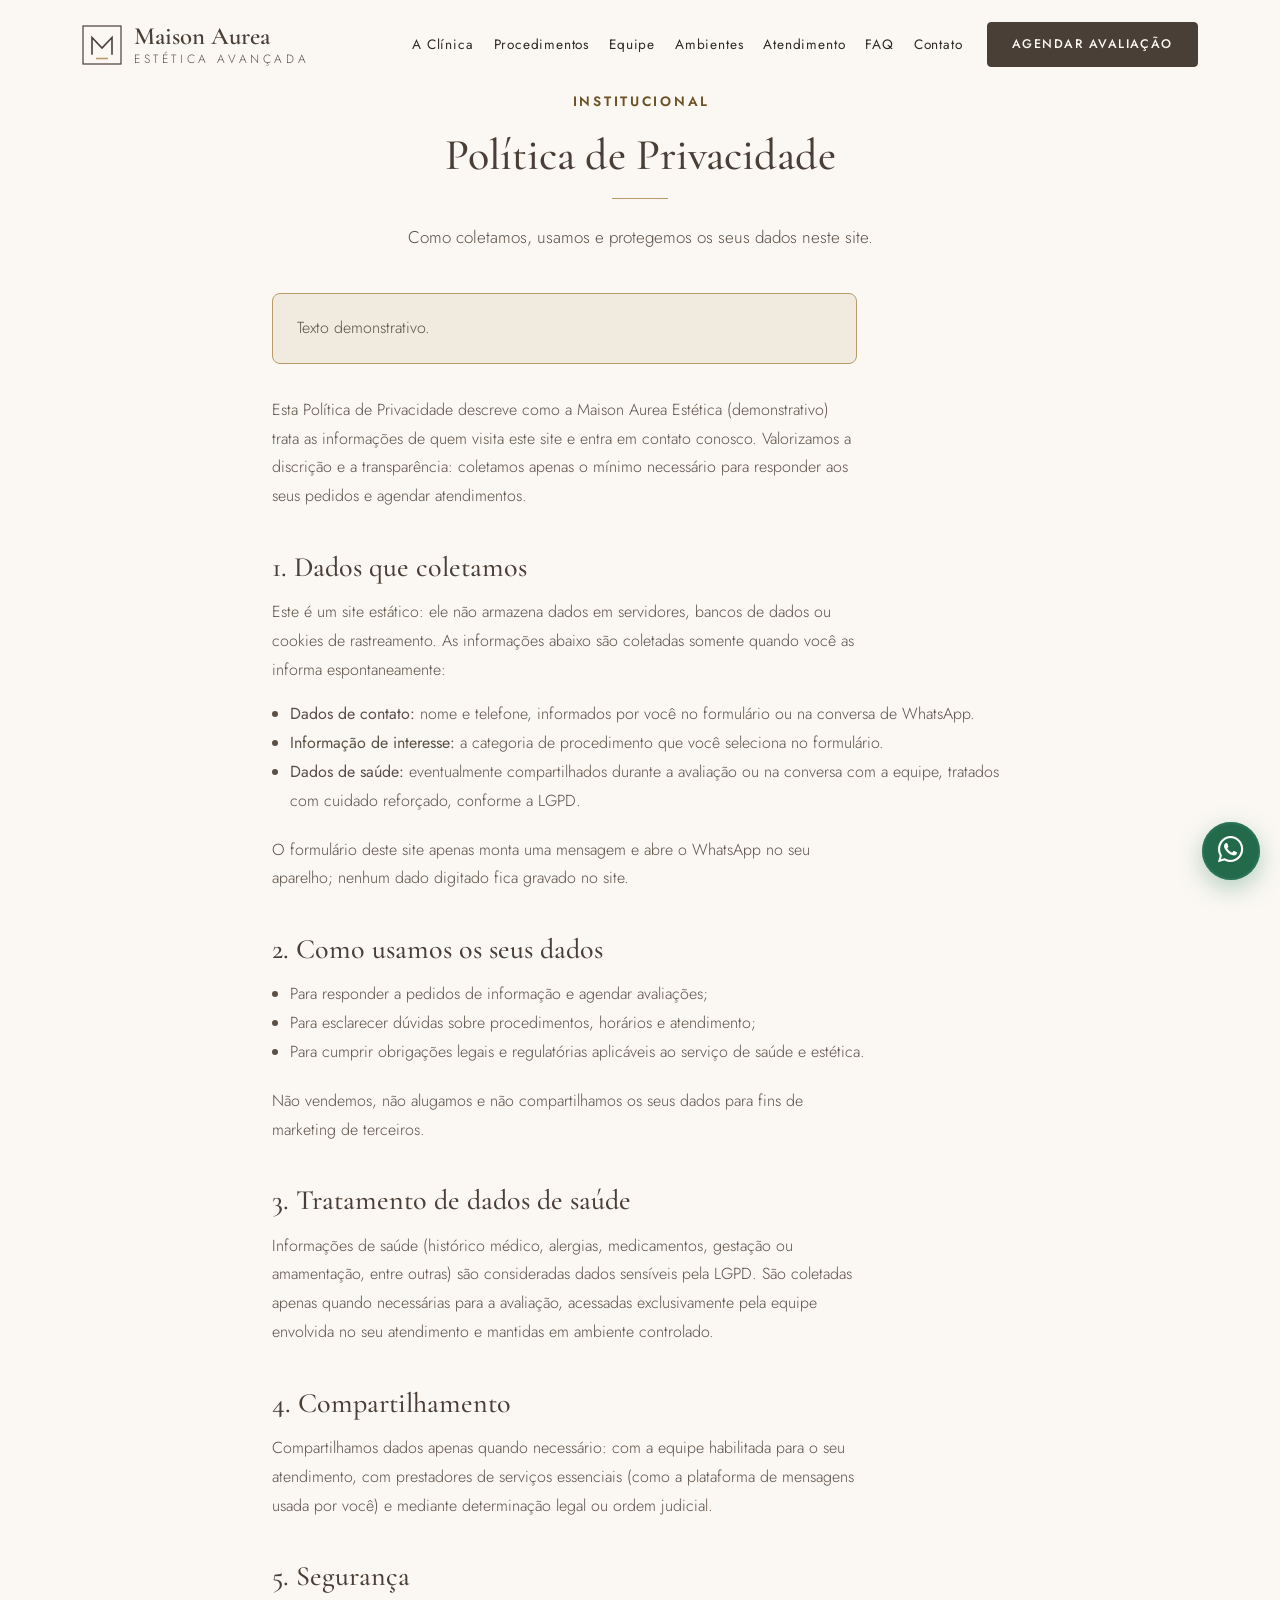
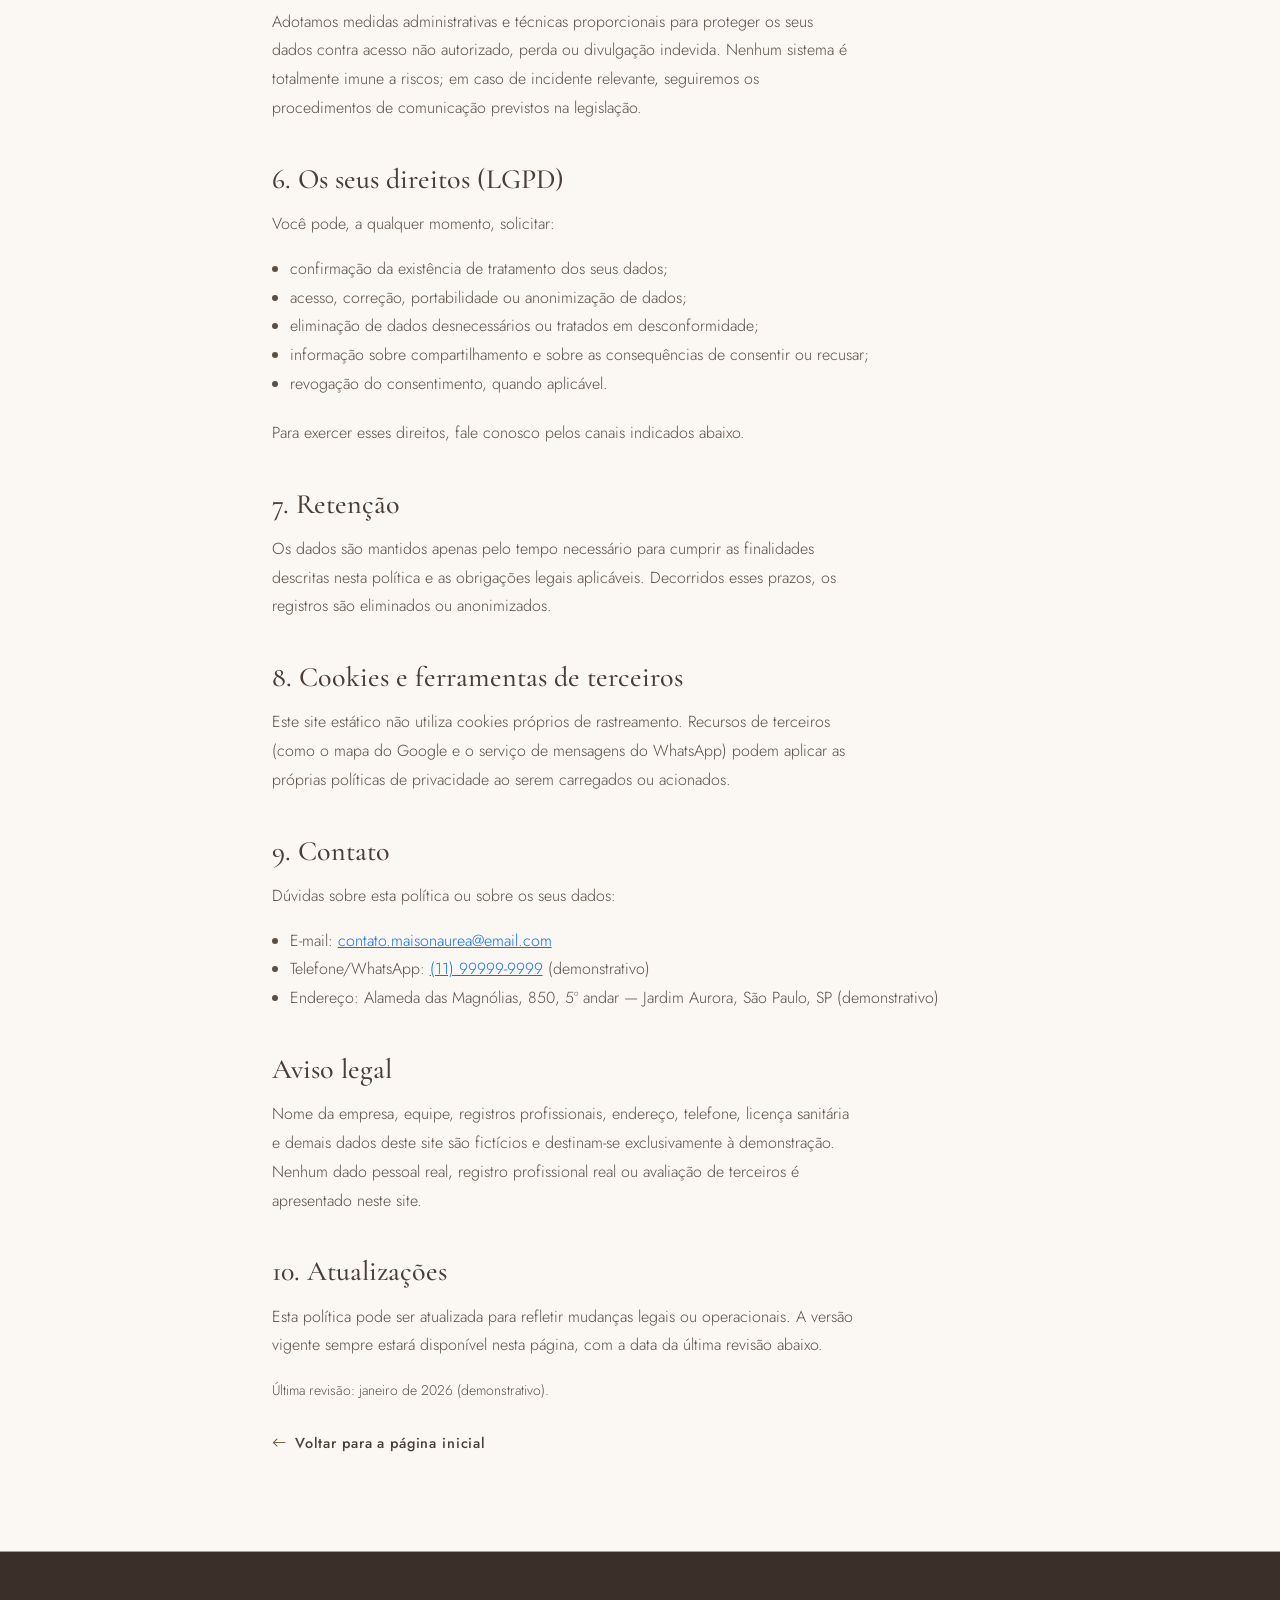
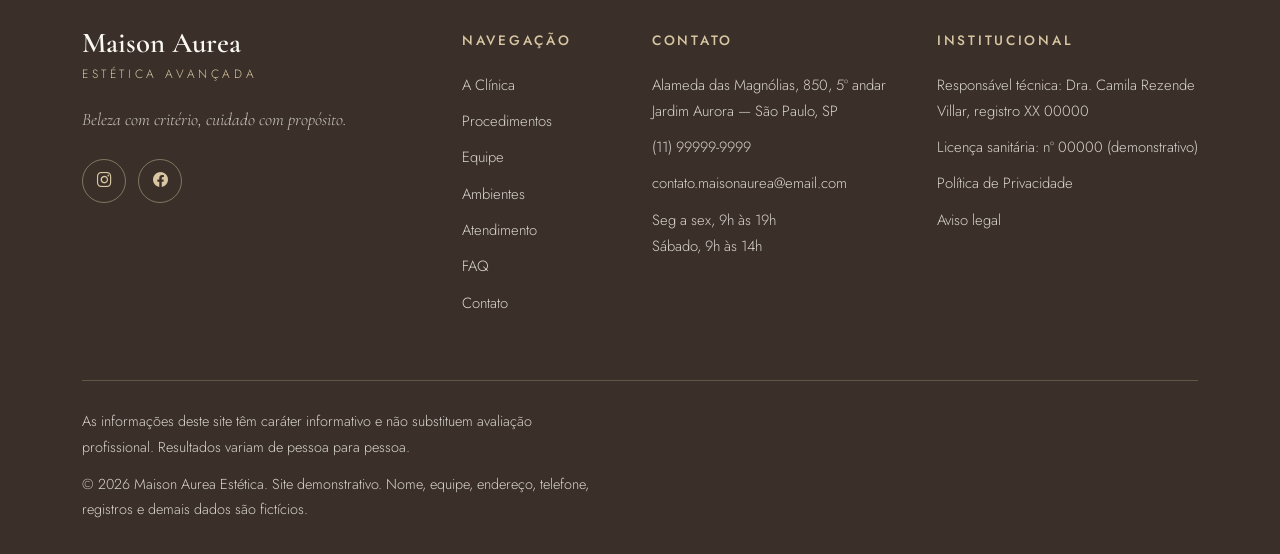
<file: privacidade.html>
﻿<!DOCTYPE html>
<html lang="pt-BR">
<head>
  <meta charset="UTF-8">
  <meta name="viewport" content="width=device-width, initial-scale=1">

  <title>Política de Privacidade | Maison Aurea Estética</title>
  <meta name="description" content="Política de privacidade da Maison Aurea Estética: como tratamos os seus dados de contato e de saúde conforme a LGPD.">
  <!-- SUBSTITUIR pelo domínio real antes da publicação -->
  <!-- <link rel="canonical" href="https://www.seudominio.com.br/privacidade.html"> -->
  <meta name="theme-color" content="#4A3F36">
  <meta name="robots" content="noindex">

  <link rel="icon" href="favicon/favicon.svg" type="image/svg+xml">
  <link rel="icon" href="favicon/favicon-32x32.png" sizes="32x32" type="image/png">
  <link rel="apple-touch-icon" href="favicon/apple-touch-icon.png">

  <link rel="preconnect" href="https://fonts.googleapis.com">
  <link rel="preconnect" href="https://fonts.gstatic.com" crossorigin>
  <link rel="preconnect" href="https://cdn.jsdelivr.net" crossorigin>
  <link href="https://fonts.googleapis.com/css2?family=Cormorant+Garamond:ital,wght@0,500;0,600;1,500;1,600&family=Jost:wght@300;400;500&display=swap" rel="stylesheet">

  <link href="https://cdn.jsdelivr.net/npm/bootstrap@5.3.3/dist/css/bootstrap.min.css" rel="stylesheet" integrity="sha384-QWTKZyjpPEjISv5WaRU9OFeRpok6YctnYmDr5pNlyT2bRjXh0JMhjY6hW+ALEwIH" crossorigin="anonymous">
  <link href="https://cdn.jsdelivr.net/npm/bootstrap-icons@1.11.3/font/bootstrap-icons.min.css" rel="stylesheet" integrity="sha384-XGjxtQfXaH2tnPFa9x+ruJTuLE3Aa6LhHSWRr1XeTyhezb4abCG4ccI5AkVDxqC+" crossorigin="anonymous">

  <link rel="stylesheet" href="css/style.css">
  <script>document.documentElement.classList.add('js');</script>
</head>
<body class="page-legal">

  <a class="skip-link" href="#conteudo">Pular para o conteúdo</a>

  <!-- ================= HEADER (idêntico ao index.html) ================= -->
  <header class="site-header is-scrolled" id="siteHeader">
    <nav class="navbar navbar-expand-lg fixed-top" aria-label="Navegação principal">
      <div class="container">
        <a class="navbar-brand" href="index.html" aria-label="Maison Aurea Estética — página inicial">
          <svg class="brand-monogram" viewBox="0 0 40 40" aria-hidden="true" focusable="false">
            <rect x="1" y="1" width="38" height="38" fill="none" stroke="currentColor" stroke-width="1.2"/>
            <path d="M10 29V12.5L20 23l10-10.5V29" fill="none" stroke="currentColor" stroke-width="1.6" stroke-linecap="square"/>
            <line x1="14" y1="33.5" x2="26" y2="33.5" stroke="#B89B6A" stroke-width="1.6"/>
          </svg>
          <span class="brand-text">
            <span class="brand-name">Maison Aurea</span>
            <span class="brand-sub">Estética avançada</span>
          </span>
        </a>

        <button class="navbar-toggler" type="button" data-bs-toggle="collapse" data-bs-target="#mainNav" aria-controls="mainNav" aria-expanded="false" aria-label="Abrir menu">
          <span class="navbar-toggler-icon" aria-hidden="true">
            <span></span><span></span><span></span>
          </span>
        </button>

        <div class="collapse navbar-collapse" id="mainNav">
          <ul class="navbar-nav ms-auto mb-2 mb-lg-0">
            <li class="nav-item"><a class="nav-link" href="index.html#clinica">A Clínica</a></li>
            <li class="nav-item"><a class="nav-link" href="index.html#procedimentos">Procedimentos</a></li>
            <li class="nav-item"><a class="nav-link" href="index.html#equipe">Equipe</a></li>
            <li class="nav-item"><a class="nav-link" href="index.html#ambientes">Ambientes</a></li>
            <li class="nav-item"><a class="nav-link" href="index.html#atendimento">Atendimento</a></li>
            <li class="nav-item"><a class="nav-link" href="index.html#faq">FAQ</a></li>
            <li class="nav-item"><a class="nav-link" href="index.html#contato">Contato</a></li>
          </ul>
          <a class="btn btn-brand btn-header-cta" href="https://wa.me/5511999999999" target="_blank" rel="noopener noreferrer" data-whatsapp-message="Olá! Gostaria de agendar uma avaliação na Maison Aurea.">
            Agendar avaliação
          </a>
        </div>
      </div>
    </nav>
  </header>

  <main id="conteudo">
    <!-- ================= POLÍTICA DE PRIVACIDADE ================= -->
    <section class="section" aria-labelledby="privacidade-title">
      <div class="container">
        <div class="section-header">
          <p class="section-eyebrow">Institucional</p>
          <h1 class="section-title" id="privacidade-title">Política de Privacidade</h1>
          <span class="section-rule" aria-hidden="true"></span>
          <p class="section-subtitle">Como coletamos, usamos e protegemos os seus dados neste site.</p>
        </div>

        <div class="legal-content">
          <!--
            MODELO DEMONSTRATIVO: este texto é um ponto de partida para a LGPD
            e DEVE ser revisado por profissional jurídico antes da publicação.
          -->
          <p class="legal-demo-note">
            Texto demonstrativo.
          </p>

          <p>Esta Política de Privacidade descreve como a Maison Aurea Estética (demonstrativo) trata as informações de quem visita este site e entra em contato conosco. Valorizamos a discrição e a transparência: coletamos apenas o mínimo necessário para responder aos seus pedidos e agendar atendimentos.</p>

          <h2>1. Dados que coletamos</h2>
          <p>Este é um site estático: ele não armazena dados em servidores, bancos de dados ou cookies de rastreamento. As informações abaixo são coletadas somente quando você as informa espontaneamente:</p>
          <ul>
            <li><strong>Dados de contato:</strong> nome e telefone, informados por você no formulário ou na conversa de WhatsApp.</li>
            <li><strong>Informação de interesse:</strong> a categoria de procedimento que você seleciona no formulário.</li>
            <li><strong>Dados de saúde:</strong> eventualmente compartilhados durante a avaliação ou na conversa com a equipe, tratados com cuidado reforçado, conforme a LGPD.</li>
          </ul>
          <p>O formulário deste site apenas monta uma mensagem e abre o WhatsApp no seu aparelho; nenhum dado digitado fica gravado no site.</p>

          <h2>2. Como usamos os seus dados</h2>
          <ul>
            <li>Para responder a pedidos de informação e agendar avaliações;</li>
            <li>Para esclarecer dúvidas sobre procedimentos, horários e atendimento;</li>
            <li>Para cumprir obrigações legais e regulatórias aplicáveis ao serviço de saúde e estética.</li>
          </ul>
          <p>Não vendemos, não alugamos e não compartilhamos os seus dados para fins de marketing de terceiros.</p>

          <h2>3. Tratamento de dados de saúde</h2>
          <p>Informações de saúde (histórico médico, alergias, medicamentos, gestação ou amamentação, entre outras) são consideradas dados sensíveis pela LGPD. São coletadas apenas quando necessárias para a avaliação, acessadas exclusivamente pela equipe envolvida no seu atendimento e mantidas em ambiente controlado.</p>

          <h2>4. Compartilhamento</h2>
          <p>Compartilhamos dados apenas quando necessário: com a equipe habilitada para o seu atendimento, com prestadores de serviços essenciais (como a plataforma de mensagens usada por você) e mediante determinação legal ou ordem judicial.</p>

          <h2>5. Segurança</h2>
          <p>Adotamos medidas administrativas e técnicas proporcionais para proteger os seus dados contra acesso não autorizado, perda ou divulgação indevida. Nenhum sistema é totalmente imune a riscos; em caso de incidente relevante, seguiremos os procedimentos de comunicação previstos na legislação.</p>
          <h2>6. Os seus direitos (LGPD)</h2>
          <p>Você pode, a qualquer momento, solicitar:</p>
          <ul>
            <li>confirmação da existência de tratamento dos seus dados;</li>
            <li>acesso, correção, portabilidade ou anonimização de dados;</li>
            <li>eliminação de dados desnecessários ou tratados em desconformidade;</li>
            <li>informação sobre compartilhamento e sobre as consequências de consentir ou recusar;</li>
            <li>revogação do consentimento, quando aplicável.</li>
          </ul>
          <p>Para exercer esses direitos, fale conosco pelos canais indicados abaixo.</p>

          <h2>7. Retenção</h2>
          <p>Os dados são mantidos apenas pelo tempo necessário para cumprir as finalidades descritas nesta política e as obrigações legais aplicáveis. Decorridos esses prazos, os registros são eliminados ou anonimizados.</p>

          <h2>8. Cookies e ferramentas de terceiros</h2>
          <p>Este site estático não utiliza cookies próprios de rastreamento. Recursos de terceiros (como o mapa do Google e o serviço de mensagens do WhatsApp) podem aplicar as próprias políticas de privacidade ao serem carregados ou acionados.</p>

          <h2>9. Contato</h2>
          <p>Dúvidas sobre esta política ou sobre os seus dados:</p>
          <ul>
            <li>E-mail: <a href="mailto:contato.maisonaurea@email.com">contato.maisonaurea@email.com</a></li>
            <li>Telefone/WhatsApp: <a href="tel:+5511999999999">(11) 99999-9999</a> (demonstrativo)</li>
            <li>Endereço: Alameda das Magnólias, 850, 5º andar — Jardim Aurora, São Paulo, SP (demonstrativo)</li>
          </ul>

          <h2 id="aviso-legal">Aviso legal</h2>
          <p>Nome da empresa, equipe, registros profissionais, endereço, telefone, licença sanitária e demais dados deste site são fictícios e destinam-se exclusivamente à demonstração. Nenhum dado pessoal real, registro profissional real ou avaliação de terceiros é apresentado neste site.</p>

          <h2>10. Atualizações</h2>
          <p>Esta política pode ser atualizada para refletir mudanças legais ou operacionais. A versão vigente sempre estará disponível nesta página, com a data da última revisão abaixo.</p>
          <p><small>Última revisão: janeiro de 2026 (demonstrativo).</small></p>

          <p class="mt-4 mb-0">
            <a class="link-arrow" href="index.html">
              <i class="bi bi-arrow-left" aria-hidden="true"></i>
              Voltar para a página inicial
            </a>
          </p>
        </div>
      </div>
    </section>
  </main>
  <!-- ================= RODAPÉ (idêntico ao index.html) ================= -->
  <footer class="site-footer" aria-labelledby="footer-title">
    <h2 class="visually-hidden" id="footer-title">Informações institucionais e contato</h2>
    <div class="container">
      <div class="row g-4 footer-grid">
        <div class="col-lg-4 col-md-6">
          <p class="footer-brand">Maison Aurea</p>
          <p class="footer-brand-sub">Estética avançada</p>
          <p class="footer-slogan">Beleza com critério, cuidado com propósito.</p>
          <div class="footer-social">
            <a href="https://www.instagram.com/" target="_blank" rel="noopener noreferrer" aria-label="Instagram da Maison Aurea (abre em nova aba)">
              <i class="bi bi-instagram" aria-hidden="true"></i>
            </a>
            <a href="https://www.facebook.com/" aria-label="Facebook da Maison Aurea (em breve)">
              <i class="bi bi-facebook" aria-hidden="true"></i>
            </a>
          </div>
        </div>

        <div class="col-lg-2 col-md-6">
          <p class="footer-title">Navegação</p>
          <ul class="footer-links list-unstyled">
            <li><a href="index.html#clinica">A Clínica</a></li>
            <li><a href="index.html#procedimentos">Procedimentos</a></li>
            <li><a href="index.html#equipe">Equipe</a></li>
            <li><a href="index.html#ambientes">Ambientes</a></li>
            <li><a href="index.html#atendimento">Atendimento</a></li>
            <li><a href="index.html#faq">FAQ</a></li>
            <li><a href="index.html#contato">Contato</a></li>
          </ul>
        </div>

        <div class="col-lg-3 col-md-6">
          <p class="footer-title">Contato</p>
          <ul class="footer-links list-unstyled">
            <li>Alameda das Magnólias, 850, 5º andar<br>Jardim Aurora — São Paulo, SP</li>
            <li><a href="tel:+5511999999999">(11) 99999-9999</a></li>
            <li><a href="mailto:contato.maisonaurea@email.com">contato.maisonaurea@email.com</a></li>
            <li>Seg a sex, 9h às 19h<br>Sábado, 9h às 14h</li>
          </ul>
        </div>

        <div class="col-lg-3 col-md-6">
          <p class="footer-title">Institucional</p>
          <ul class="footer-links list-unstyled">
            <!-- SUBSTITUIR pelo registro profissional real e verificado -->
            <li>Responsável técnica: Dra. Camila Rezende Villar, registro XX 00000</li>
            <!-- SUBSTITUIR pela licença sanitária real -->
            <li>Licença sanitária: nº 00000 (demonstrativo)</li>
            <li><a href="privacidade.html" aria-current="page">Política de Privacidade</a></li>
            <li><a href="privacidade.html#aviso-legal">Aviso legal</a></li>
          </ul>
        </div>
      </div>

      <div class="footer-bottom">
        <p class="footer-compliance">As informações deste site têm caráter informativo e não substituem avaliação profissional. Resultados variam de pessoa para pessoa.</p>
        <p class="footer-copy">© <span data-current-year>2026</span> Maison Aurea Estética. Site demonstrativo. Nome, equipe, endereço, telefone, registros e demais dados são fictícios.</p>
      </div>
    </div>
  </footer>
  <!-- Botão flutuante de WhatsApp -->
  <a class="whatsapp-float" href="https://wa.me/5511999999999" target="_blank" rel="noopener noreferrer"
     aria-label="Falar pelo WhatsApp (abre em nova aba)" data-whatsapp-message="Olá! Gostaria de agendar uma avaliação na Maison Aurea.">
    <i class="bi bi-whatsapp" aria-hidden="true"></i>
  </a>

  <!-- Botão voltar ao topo -->
  <button type="button" class="back-to-top" aria-label="Voltar ao topo da página" id="backToTop">
    <i class="bi bi-arrow-up" aria-hidden="true"></i>
  </button>

  <script src="https://cdn.jsdelivr.net/npm/bootstrap@5.3.3/dist/js/bootstrap.bundle.min.js" integrity="sha384-YvpcrYf0tY3lHB60NNkmXc5s9fDVZLESaAA55NDzOxhy9GkcIdslK1eN7N6jIeHz" crossorigin="anonymous"></script>
  <script src="js/script.js"></script>
</body>
</html>
</file>
<file: css/style.css>
/* ============================================================
   MAISON AUREA ESTÉTICA — style.css
   Organização: variáveis · base · tipografia · botões · header
   · hero · seções · componentes · rodapé · utilitários · responsivo
   ============================================================ */

/* ---------- 1. VARIÁVEIS ---------- */
:root {
  /* Cores da paleta */
  --c-primary: #4A3F36;
  --c-secondary: #B89B6A;
  --c-accent: #D9C7A3;
  --c-bg: #FBF8F3;
  --c-surface: #F1EADF;
  --c-surface-alt: #FFFFFF;
  --c-text: #2E2924;
  --c-muted: #5B5046;
  --c-border: #E4DACB;
  --c-whatsapp: #236A4B;
  --c-gold-text: #6B5327;      /* dourado escurecido: texto pequeno com contraste AA (>=4.5:1) */
  --c-footer: #3A3029;
  --c-on-dark: #FBF8F3;

  /* Tipografia */
  --font-display: "Cormorant Garamond", Georgia, "Times New Roman", serif;
  --font-body: "Jost", "Segoe UI", system-ui, sans-serif;

  /* Raios, sombras, espaços */
  --radius-sm: 4px;
  --radius-md: 8px;
  --shadow-soft: 0 10px 40px rgba(60, 45, 30, 0.06);
  --shadow-hover: 0 16px 44px rgba(60, 45, 30, 0.10);
  --section-pad-y: clamp(4rem, 7vw, 7.5rem);
  --header-h: 90px;
  --header-h-scrolled: 72px;
  --ease-out: cubic-bezier(0.22, 1, 0.36, 1);

  /* Bootstrap sobrescrito */
  --bs-body-font-family: var(--font-body);
  --bs-body-bg: var(--c-bg);
  --bs-body-color: var(--c-text);
  --bs-body-font-size: 1.0625rem;
  --bs-body-line-height: 1.75;
  --bs-border-color: var(--c-border);
  --bs-link-color: var(--c-primary);
  --bs-link-hover-color: var(--c-gold-text);
  --bs-link-underline-color: var(--c-secondary);
  --bs-link-underline-offset: 0.3em;
}

/* ---------- 2. BASE ---------- */
html {
  scroll-behavior: smooth;
  scroll-padding-top: calc(var(--header-h-scrolled) + 1rem);
}

html, body {
  overflow-x: hidden;
  max-width: 100%;
}

body {
  background-color: var(--c-bg);
  color: var(--c-text);
  font-family: var(--font-body);
  font-weight: 300;
  -webkit-font-smoothing: antialiased;
  overflow-x: hidden;
}

img {
  max-width: 100%;
  height: auto;
}

section[id] {
  scroll-margin-top: calc(var(--header-h-scrolled) + 0.5rem);
}

/* Foco visível sempre presente */
:focus-visible {
  outline: 3px solid var(--c-primary);
  outline-offset: 3px;
}
.site-footer :focus-visible,
.cta-final :focus-visible {
  outline-color: var(--c-accent);
}

/* Skip link */
.skip-link {
  position: fixed;
  top: -100%;
  left: 1rem;
  z-index: 2000;
  padding: 0.75rem 1.25rem;
  background: var(--c-primary);
  color: var(--c-on-dark);
  font-size: 0.9rem;
  border-radius: var(--radius-sm);
  transition: top 0.25s var(--ease-out);
}
.skip-link:focus {
  top: 1rem;
}

/* ---------- 3. TIPOGRAFIA ---------- */
h1, h2, h3, h4 {
  font-family: var(--font-display);
  font-weight: 500;
  color: var(--c-primary);
  line-height: 1.2;
}

p {
  max-width: 65ch;
}

.section {
  padding-block: var(--section-pad-y);
  position: relative;
}

.section--surface {
  background-color: var(--c-surface);
}

.section--steps {
  background-color: var(--c-surface);
}

/* Cabeçalho de seção reutilizável */
.section-header {
  text-align: center;
  max-width: 46rem;
  margin: 0 auto clamp(2.5rem, 5vw, 4rem);
}
.section-header--left {
  text-align: left;
  margin-left: 0;
  margin-right: 0;
}

.section-eyebrow {
  display: block;
  width: 100%;
  max-width: 100%;
  margin: 0 auto 1rem;
  padding-left: 0.2em;
  text-align: center;
  font-size: 0.85rem;
  font-weight: 600;
  letter-spacing: 0.2em;
  text-transform: uppercase;
  color: var(--c-gold-text);
}
.section-header--left .section-eyebrow {
  margin-inline: 0;
  text-align: left;
  padding-left: 0;
}
.section-eyebrow--light {
  color: var(--c-accent);
}

.section-title {
  font-size: clamp(2rem, 1.4rem + 2.6vw, 2.75rem);
  line-height: 1.2;
  margin-bottom: 1rem;
}
.section-title--sm {
  font-size: clamp(1.5rem, 1.2rem + 1.4vw, 2rem);
}

.section-rule {
  display: block;
  width: 3.5rem;
  height: 1px;
  background: var(--c-secondary);
  margin: 0 auto 1.5rem;
}
.section-header--left .section-rule {
  margin-left: 0;
}

.section-subtitle,
.section-lead {
  color: var(--c-muted);
  font-size: 1.0625rem;
  line-height: 1.75;
  margin-inline: auto;
  max-width: 44rem;
  text-align: center;
  text-wrap: balance;
}
.section-header--left .section-subtitle,
.section-header--left .section-lead {
  margin-inline: 0;
}
.section-text {
  color: var(--c-muted);
  line-height: 1.8;
  margin-bottom: 2rem;
}
/* ---------- 4. BOTÕES E LINKS ---------- */
.btn {
  font-family: var(--font-body);
  font-size: 0.85rem;
  font-weight: 500;
  letter-spacing: 0.12em;
  text-transform: uppercase;
  padding: 1rem 2.25rem;
  border-radius: var(--radius-sm);
  transition: background-color 0.35s var(--ease-out),
              color 0.35s var(--ease-out),
              border-color 0.35s var(--ease-out);
}

.btn-brand {
  background-color: var(--c-primary);
  border: 1px solid var(--c-primary);
  color: var(--c-on-dark);
}
.btn-brand:hover,
.btn-brand:focus {
  background-color: var(--c-secondary);
  border-color: var(--c-secondary);
  color: var(--c-text); /* contraste AA sobre dourado */
}

.btn-outline-brand {
  background-color: transparent;
  border: 1px solid var(--c-primary);
  color: var(--c-primary);
}
.btn-outline-brand:hover,
.btn-outline-brand:focus {
  background-color: var(--c-primary);
  border-color: var(--c-primary);
  color: var(--c-on-dark);
}

.btn-light-brand {
  background-color: var(--c-on-dark);
  border: 1px solid var(--c-on-dark);
  color: var(--c-primary);
}
.btn-light-brand:hover,
.btn-light-brand:focus {
  background-color: var(--c-accent);
  border-color: var(--c-accent);
  color: var(--c-text);
}

.btn-outline-light {
  background: transparent;
  border: 1px solid var(--c-accent);
  color: var(--c-on-dark);
}
.btn-outline-light:hover,
.btn-outline-light:focus {
  background-color: var(--c-accent);
  border-color: var(--c-accent);
  color: var(--c-text);
}

/* Link de texto com fio dourado que expande */
.link-arrow {
  display: inline-flex;
  align-items: center;
  gap: 0.5rem;
  font-family: var(--font-body);
  font-size: 0.9rem;
  font-weight: 500;
  letter-spacing: 0.06em;
  color: var(--c-primary);
  text-decoration: none;
  padding-bottom: 0.3rem;
  background-image: linear-gradient(var(--c-secondary), var(--c-secondary));
  background-repeat: no-repeat;
  background-position: left bottom;
  background-size: 0% 1px;
  transition: background-size 0.45s var(--ease-out), color 0.3s;
}
.link-arrow:hover,
.link-arrow:focus-visible {
  background-size: 100% 1px;
  color: var(--c-primary);
}
.link-arrow i {
  color: var(--c-gold-text);
  transition: transform 0.35s var(--ease-out);
}
.link-arrow:hover i {
  transform: translateX(5px);
}

/* Selo discreto demonstrativo */
.badge-demo {
  display: inline-block;
  font-size: 0.8rem;
  font-weight: 500;
  letter-spacing: 0.16em;
  text-transform: uppercase;
  color: var(--c-gold-text);
  background: rgba(251, 248, 243, 0.92);
  border: 1px solid var(--c-border);
  border-radius: var(--radius-sm);
  padding: 0.3rem 0.7rem;
}
.badge-demo--photo {
  position: absolute;
  top: 0.75rem;
  left: 0.75rem;
  z-index: 2;
}

/* ---------- 5. HEADER ---------- */
.site-header .navbar {
  min-height: var(--header-h);
  padding-block: 0.5rem;
  background-color: transparent;
  border-bottom: 1px solid transparent;
  transition: min-height 0.35s var(--ease-out),
              background-color 0.35s var(--ease-out),
              border-color 0.35s var(--ease-out),
              box-shadow 0.35s var(--ease-out);
}

.site-header.is-scrolled .navbar {
  min-height: var(--header-h-scrolled);
  background-color: rgba(251, 248, 243, 0.92);
  -webkit-backdrop-filter: blur(8px);
  backdrop-filter: blur(8px);
  border-bottom-color: var(--c-border);
  box-shadow: var(--shadow-soft);
}

.navbar-brand {
  display: flex;
  align-items: center;
  gap: 0.75rem;
  color: var(--c-primary);
}
.navbar-brand:hover {
  color: var(--c-primary);
}

.brand-monogram {
  width: 40px;
  height: 40px;
  color: var(--c-primary);
  flex-shrink: 0;
}

.brand-text {
  display: flex;
  flex-direction: column;
  line-height: 1;
}
.brand-name {
  font-family: var(--font-display);
  font-weight: 600;
  font-size: 1.55rem;
  color: var(--c-primary);
}
.brand-sub {
  font-size: 0.75rem;
  letter-spacing: 0.3em;
  text-transform: uppercase;
  color: var(--c-muted);
  margin-top: 0.3rem;
}

.navbar-nav {
  gap: 0.25rem;
}
.navbar .nav-link {
  position: relative;
  font-size: 0.85rem;
  font-weight: 400;
  letter-spacing: 0.06em;
  color: var(--c-text);
  padding: 0.5rem 0.85rem;
  transition: color 0.3s;
}
.navbar .nav-link::after {
  content: "";
  position: absolute;
  left: 0.85rem;
  right: 0.85rem;
  bottom: 0.15rem;
  height: 1px;
  background: var(--c-secondary);
  transform: scaleX(0);
  transform-origin: left;
  transition: transform 0.35s var(--ease-out);
}
.navbar .nav-link:hover,
.navbar .nav-link.active {
  color: var(--c-primary);
}
.navbar .nav-link:hover::after,
.navbar .nav-link.active::after {
  transform: scaleX(1);
}

.btn-header-cta {
  padding: 0.75rem 1.5rem;
  font-size: 0.78rem;
  margin-left: 1rem;
}

/* Ícone do hambúrguer */
.navbar-toggler {
  border: 1px solid var(--c-border);
  border-radius: var(--radius-sm);
  padding: 0.5rem 0.65rem;
}
.navbar-toggler:focus {
  box-shadow: 0 0 0 0.2rem rgba(184, 155, 106, 0.35);
}
.navbar-toggler-icon {
  display: inline-block;
  width: 1.5em;
  height: 1.5em;
  vertical-align: middle;
  background-color: transparent;
  border: 0;
  background-repeat: no-repeat;
  background-position: center;
  background-size: 100%;
  /* Tom marrom do tema como fallback; Bootstrap sobrescreve quando disponível */
  background-image: var(--bs-navbar-toggler-icon-bg, url("data:image/svg+xml,%3csvg xmlns='http://www.w3.org/2000/svg' viewBox='0 0 30 30'%3e%3cpath stroke='%234A3F36' stroke-linecap='round' stroke-miterlimit='10' stroke-width='2' d='M4 7h22M4 15h22M4 23h22'/%3e%3c/svg%3e"));
}
/* Menu mobile em painel */
@media (max-width: 991.98px) {
  .navbar-collapse {
    background: var(--c-bg);
    border: 1px solid var(--c-border);
    border-radius: var(--radius-md);
    margin-top: 0.75rem;
    padding: 1rem 1.25rem 1.5rem;
    box-shadow: var(--shadow-soft);
    max-height: calc(100vh - var(--header-h) - 1.5rem);
    overflow-y: auto;
  }
  .navbar-collapse .nav-link {
    font-family: var(--font-display);
    font-size: 1.35rem;
    padding: 0.6rem 0.25rem;
    min-height: 48px;
    display: flex;
    align-items: center;
  }

  .navbar-collapse .nav-link::after {
    left: 0.25rem;
    right: auto;
    width: 2rem;
  }
  .btn-header-cta {
    display: block;
    width: 100%;
    margin: 1.25rem 0 0;
    text-align: center;
    min-height: 48px;
  }
}

/* ---------- 6. HERO ---------- */
.hero {
  padding-top: var(--header-h);
  background-color: var(--c-bg);
  overflow: clip;
  overflow-x: hidden;
}

.hero-content,
.hero-title,
.hero-subtitle,
.hero-actions,
.hero-trust {
  min-width: 0;
  max-width: 100%;
  overflow-wrap: break-word;
}

.hero-title {
  overflow-wrap: anywhere;
}

.hero-row {
  min-height: calc(100vh - var(--header-h));
  min-height: calc(100svh - var(--header-h));
}

.hero-content {
  padding: clamp(3rem, 6vw, 5.5rem) clamp(1.5rem, 4vw, 4rem)
           clamp(3rem, 6vw, 5.5rem)
           max(1.5rem, calc((100vw - 1320px) / 2 + 1rem));
}

.hero-eyebrow {
  display: flex;
  flex-wrap: wrap;
  align-items: center;
  row-gap: 0.5rem;
  column-gap: 1rem;
  min-width: 0;
  max-width: 100%;
  overflow-wrap: break-word;
  font-size: 0.85rem;
  font-weight: 500;
  letter-spacing: 0.2em;
  text-transform: uppercase;
  color: var(--c-gold-text);
  margin-bottom: 1.75rem;
}
.hero-eyebrow-line {
  display: inline-block;
  flex: 0 0 auto;
  width: 3rem;
  height: 1px;
  background: var(--c-secondary);
}

.hero-title {
  font-size: clamp(2rem, 1.35rem + 4vw, 4rem);
  line-height: 1.08;
  letter-spacing: -0.01em;
  text-wrap: balance;
  margin-bottom: 1.5rem;
}
.hero-title em {
  font-style: italic;
  color: var(--c-primary);
}

.hero-subtitle {
  font-size: clamp(1rem, 0.95rem + 0.3vw, 1.125rem);
  line-height: 1.75;
  color: var(--c-muted);
  margin-bottom: 2.25rem;
}

.hero-actions {
  display: flex;
  flex-wrap: wrap;
  gap: 1rem;
  margin-bottom: 2.5rem;
  min-width: 0;
  max-width: 100%;
}

.hero-actions .btn {
  min-width: 0;
  max-width: 100%;
  white-space: normal;
  overflow-wrap: anywhere;
}

.hero-trust {
  display: flex;
  flex-wrap: wrap;
  gap: 0.75rem 2rem;
  font-size: 0.9rem;
  color: var(--c-text);
}
.hero-trust li {
  display: flex;
  align-items: center;
  gap: 0.5rem;
}
.hero-trust i {
  color: var(--c-gold-text);
  font-size: 1rem;
}

.hero-media {
  position: relative;
  align-self: stretch;
  min-height: 480px;
}
.hero-img {
  position: absolute;
  inset: 0;
  width: 100%;
  height: 100%;
  object-fit: cover;
  object-position: center 30%;
  border-radius: 0;
}
.hero-deco-rect {
  position: absolute;
  top: 8%;
  left: -3.5rem;
  width: 9rem;
  height: 12rem;
  background: var(--c-accent);
  opacity: 0.4;
  z-index: 1;
}
.hero-deco-line {
  position: absolute;
  bottom: 0;
  left: -1.25rem;
  width: 1px;
  height: 45%;
  background: var(--c-secondary);
  z-index: 2;
}
.hero-badge {
  position: absolute;
  left: clamp(1rem, 3vw, 2.5rem);
  bottom: clamp(1rem, 3vw, 2.5rem);
  z-index: 3;
  display: flex;
  align-items: center;
  gap: 0.6rem;
  background: rgba(251, 248, 243, 0.94);
  border: 1px solid var(--c-border);
  border-radius: var(--radius-sm);
  padding: 0.7rem 1.1rem;
  font-size: 0.9rem;
  letter-spacing: 0.04em;
  color: var(--c-text);
  box-shadow: var(--shadow-soft);
  max-width: calc(100% - 2rem);
}
.hero-badge i {
  color: var(--c-gold-text);
  font-size: 1rem;
}
/* ---------- 7. SEÇÃO A CLÍNICA ---------- */
.clinica-composition {
  position: relative;
  padding: 2rem 0 3.5rem 3rem;
  overflow: hidden;
}
.clinica-line {
  position: absolute;
  top: 0;
  left: 0.75rem;
  width: 1px;
  height: 80%;
  background: var(--c-secondary);
}
.clinica-img {
  margin: 0;
  overflow: hidden;
  border-radius: var(--radius-sm);
  box-shadow: var(--shadow-soft);
}
.clinica-img img {
  width: 100%;
  height: 100%;
  object-fit: cover;
  display: block;
  aspect-ratio: 4 / 5;
}
.clinica-img--main {
  width: 78%;
  margin-left: auto;
}
.clinica-img--secondary {
  position: absolute;
  left: 0;
  bottom: 0;
  width: 46%;
  border: 6px solid var(--c-bg);
}
.clinica-img--secondary img {
  aspect-ratio: 1 / 1;
}
.clinica-composition .badge-demo {
  position: absolute;
  right: 1rem;
  top: 3rem;
  z-index: 2;
}

.clinica-points {
  display: flex;
  flex-wrap: wrap;
  gap: 1.25rem 2rem;
  margin-bottom: 2.25rem;
}
.clinica-points li {
  display: flex;
  align-items: center;
  gap: 0.65rem;
  font-size: 0.95rem;
  color: var(--c-text);
}
.point-icon {
  display: inline-flex;
  align-items: center;
  justify-content: center;
  width: 42px;
  height: 42px;
  border: 1px solid var(--c-secondary);
  border-radius: 50%;
  color: var(--c-gold-text);
  flex-shrink: 0;
}

/* ---------- 8. PROCEDIMENTOS ---------- */
.section--procedures {
  background-color: var(--c-bg);
}

.procedure-filter {
  display: flex;
  flex-wrap: nowrap;
  gap: 0.5rem;
  justify-content: center;
  overflow-x: auto;
  -webkit-overflow-scrolling: touch;
  padding-bottom: 0.5rem;
  margin-bottom: 2.5rem;
  scrollbar-width: thin;
}
.filter-btn {
  flex: 0 0 auto;
  font-family: var(--font-body);
  font-size: 0.9rem;
  font-weight: 500;
  letter-spacing: 0.1em;
  text-transform: uppercase;
  color: var(--c-primary);
  background: transparent;
  border: 1px solid var(--c-border);
  border-radius: var(--radius-sm);
  padding: 0.65rem 1.4rem;
  min-height: 44px;
  transition: background-color 0.3s, border-color 0.3s, color 0.3s;
}
.filter-btn:hover {
  border-color: var(--c-secondary);
}
.filter-btn.is-active,
.filter-btn[aria-pressed="true"] {
  background: var(--c-primary);
  border-color: var(--c-primary);
  color: var(--c-on-dark);
}

.card-procedure {
  display: flex;
  flex-direction: column;
  background: var(--c-surface-alt);
  border: 1px solid var(--c-border);
  border-radius: var(--radius-md);
  padding: clamp(1.75rem, 3vw, 2.25rem);
  height: 100%;
  position: relative;
  transition: transform 0.35s var(--ease-out),
              box-shadow 0.35s var(--ease-out),
              border-color 0.35s var(--ease-out);
}
.card-procedure::after {
  content: "";
  position: absolute;
  left: -1px;
  right: -1px;
  bottom: -1px;
  height: 2px;
  background: var(--c-secondary);
  border-radius: 0 0 var(--radius-md) var(--radius-md);
  opacity: 0;
  transition: opacity 0.35s var(--ease-out);
}
.card-procedure:hover {
  transform: translateY(-4px);
  box-shadow: var(--shadow-hover);
  border-color: var(--c-accent);
}
.card-procedure:hover::after {
  opacity: 1;
}

.card-procedure__cat {
  font-size: 0.85rem;
  font-weight: 500;
  letter-spacing: 0.2em;
  text-transform: uppercase;
  color: var(--c-gold-text);
  margin-bottom: 1.25rem;
}
.card-procedure__icon {
  display: inline-flex;
  align-items: center;
  justify-content: center;
  width: 46px;
  height: 46px;
  border: 1px solid var(--c-secondary);
  border-radius: 50%;
  color: var(--c-gold-text);
  font-size: 1.15rem;
  margin-bottom: 1.25rem;
}
.card-procedure__title {
  font-size: clamp(1.3rem, 1.1rem + 0.8vw, 1.5rem);
  margin-bottom: 0.75rem;
}
.card-procedure__desc {
  color: var(--c-muted);
  font-size: 0.975rem;
  line-height: 1.7;
  margin-bottom: 1rem;
}
.card-procedure__indication {
  font-size: 0.875rem;
  color: var(--c-muted);
  line-height: 1.6;
  margin-bottom: 1.5rem;
}
.card-procedure__indication strong {
  color: var(--c-primary);
  font-weight: 500;
}
.card-procedure .link-arrow {
  margin-top: auto;
  align-self: flex-start;
}

/* Filtro: estado de transição */
.procedure-item {
  transition: opacity 0.25s ease;
}
.procedure-item.is-hidden {
  display: none;
}
.procedure-item.is-fading {
  opacity: 0;
}

.procedure-aviso {
  display: flex;
  align-items: flex-start;
  gap: 0.65rem;
  max-width: 46rem;
  margin: 2.5rem auto 0;
  text-align: left;
  font-size: 0.875rem;
  color: var(--c-muted);
  background: var(--c-surface);
  border: 1px solid var(--c-border);
  border-radius: var(--radius-sm);
  padding: 1rem 1.25rem;
}
.procedure-aviso i {
  color: var(--c-gold-text);
  font-size: 1.05rem;
  flex-shrink: 0;
  margin-top: 0.15rem;
}
/* ---------- 9. DIFERENCIAIS ---------- */
.diferenciais-item {
  padding: 2rem clamp(1.25rem, 2.5vw, 2.5rem);
  border-left: 1px solid var(--c-border);
}
.diferenciais-item:nth-child(3n + 1) {
  border-left: none;
}
.diferenciais-num {
  font-family: var(--font-display);
  font-size: 2.25rem;
  font-weight: 500;
  color: var(--c-secondary);
  line-height: 1;
  margin-bottom: 1rem;
}
.diferenciais-item h3 {
  font-size: 1.3rem;
  margin-bottom: 0.65rem;
}
.diferenciais-item p {
  color: var(--c-muted);
  font-size: 0.95rem;
  line-height: 1.7;
  margin-bottom: 0;
}

/* ---------- 10. EQUIPE ---------- */
.card-member {
  background: var(--c-surface-alt);
  border: 1px solid var(--c-border);
  border-radius: var(--radius-md);
  overflow: hidden;
  display: flex;
  flex-direction: column;
  transition: transform 0.35s var(--ease-out), box-shadow 0.35s var(--ease-out);
}
.card-member:hover {
  transform: translateY(-4px);
  box-shadow: var(--shadow-hover);
}
.card-member__photo {
  position: relative;
  overflow: hidden;
  aspect-ratio: 4 / 5;
}
.card-member__photo img {
  width: 100%;
  height: 100%;
  object-fit: cover;
  object-position: center top;
  display: block;
}
.card-member__body {
  padding: clamp(1.5rem, 3vw, 2rem);
  display: flex;
  flex-direction: column;
  flex-grow: 1;
}
.card-member__role {
  font-size: 0.85rem;
  font-weight: 500;
  letter-spacing: 0.18em;
  text-transform: uppercase;
  color: var(--c-gold-text);
  margin-bottom: 0.5rem;
}
.card-member__name {
  font-size: 1.45rem;
  margin-bottom: 0.75rem;
}
.card-member__area {
  font-size: 0.9rem;
  color: var(--c-muted);
  margin-bottom: 0.35rem;
}
.card-member__area span {
  color: var(--c-primary);
  font-weight: 500;
}
.card-member__register {
  font-size: 0.9rem;
  letter-spacing: 0.04em;
  color: var(--c-gold-text);
  border-top: 1px solid var(--c-border);
  padding-top: 0.75rem;
  margin-top: 0.5rem;
  margin-bottom: 0.85rem;
}
.card-member__text {
  font-size: 0.925rem;
  color: var(--c-muted);
  line-height: 1.7;
  margin-bottom: 0;
}

.formacao-block {
  max-width: 64rem;
  margin: 3rem auto 0;
  text-align: center;
  background: var(--c-surface);
  border: 1px solid var(--c-border);
  border-radius: var(--radius-md);
  padding: 1.75rem 2rem;
  display: flex;
  flex-direction: column;
  align-items: center;
  justify-content: center;
}
.formacao-block__title {
  font-family: var(--font-display);
  font-size: 1.25rem;
  color: var(--c-primary);
  margin-bottom: 0.5rem;
  text-align: center;
}
.formacao-block__text {
  font-size: 0.9rem;
  color: var(--c-muted);
  margin: 0 auto;
  text-align: center;
  max-width: 100%;
}
.formacao-block__note {
  font-size: 0.8rem;
  color: var(--c-muted);
  margin-top: 0.75rem;
  text-align: center;
}

.section-cta {
  text-align: center;
  margin-top: 2.5rem;
}

/* ---------- 11. GALERIA ---------- */
.gallery-grid {
  display: grid;
  grid-template-columns: repeat(12, 1fr);
  gap: 1rem;
}
.gallery-item {
  position: relative;
  padding: 0;
  border: none;
  background: none;
  overflow: hidden;
  border-radius: var(--radius-sm);
  cursor: pointer;
  grid-column: span 4;
  aspect-ratio: 4 / 3;
}
.gallery-item--feature {
  grid-column: span 8;
  grid-row: span 2;
  aspect-ratio: auto;
}
.gallery-item img {
  width: 100%;
  height: 100%;
  object-fit: cover;
  display: block;
  transition: transform 0.7s var(--ease-out);
}
.gallery-item:hover img,
.gallery-item:focus-visible img {
  transform: scale(1.03);
}
.gallery-item__label {
  position: absolute;
  left: 0;
  right: 0;
  bottom: 0;
  padding: 1.75rem 1rem 0.85rem;
  font-family: var(--font-display);
  font-style: italic;
  font-size: 1.05rem;
  color: var(--c-on-dark);
  text-align: left;
  background: linear-gradient(to top, rgba(46, 41, 36, 0.72), transparent);
  opacity: 0;
  transform: translateY(6px);
  transition: opacity 0.4s var(--ease-out), transform 0.4s var(--ease-out);
}
.gallery-item:hover .gallery-item__label,
.gallery-item:focus-visible .gallery-item__label {
  opacity: 1;
  transform: translateY(0);
}

.gallery-note {
  display: flex;
  align-items: center;
  justify-content: center;
  text-align: center;
  flex-wrap: wrap;
  gap: 0.75rem;
  margin: 1.5rem auto 0;
  font-size: 0.875rem;
  color: var(--c-muted);
}

.gallery-modal-caption {
  font-family: var(--font-display);
  font-style: italic;
  font-size: 1.1rem;
  color: var(--c-primary);
  text-align: center;
  margin: 1rem 0 0;
}
#galleryModalImg {
  width: 100%;
  height: auto;
  border-radius: var(--radius-sm);
  display: block;
}
#galleryModal .modal-content {
  background: var(--c-bg);
  border: 1px solid var(--c-border);
}
#galleryModal .modal-title {
  font-family: var(--font-display);
  font-size: 1.25rem;
  color: var(--c-primary);
}
/* ---------- 12. LINHA DO TEMPO (ETAPAS) ---------- */
.timeline {
  --tl-num: clamp(3rem, 2.75rem + 1vw, 4rem);
  list-style: none;
  margin: 0 auto;
  padding: 0;
  width: 100%;
  max-width: 100%;
  display: grid;
  grid-template-columns: repeat(5, minmax(0, 1fr));
  gap: 1.5rem;
  counter-reset: none;
  position: relative;
}
.timeline::before {
  content: "";
  position: absolute;
  top: 2rem;
  left: 4%;
  right: 4%;
  border-top: 1px dashed var(--c-secondary);
  opacity: 0.6;
}
.timeline-item {
  position: relative;
  min-width: 0;
  max-width: 100%;
  text-align: center;
  padding-top: 0;
}
.timeline-item .timeline-num {
  display: inline-flex;
  align-items: center;
  justify-content: center;
  width: var(--tl-num);
  height: var(--tl-num);
  aspect-ratio: 1 / 1;
  flex-shrink: 0;
  border-radius: 50%;
  background: var(--c-surface);
  border: 1px solid var(--c-secondary);
  font-family: var(--font-display);
  font-size: clamp(1.15rem, 1rem + 0.6vw, 1.5rem);
  line-height: 1;
  color: var(--c-primary);
  margin-bottom: 1.25rem;
  position: relative;
  z-index: 1;
}
.timeline-item h3 {
  font-size: 1.25rem;
  margin-bottom: 0.5rem;
}
.timeline-item p {
  font-size: 1rem;
  color: var(--c-muted);
  line-height: 1.7;
  margin: 0 auto;
}

.notice-block {
  background: var(--c-bg);
  border: 1px solid var(--c-border);
  border-radius: var(--radius-md);
  padding: clamp(1.75rem, 3vw, 2.25rem);
  height: 100%;
}
.notice-block--gold {
  border-color: var(--c-secondary);
}
.notice-block__title {
  font-family: var(--font-display);
  font-size: 1.4rem;
  color: var(--c-primary);
  margin-bottom: 1rem;
}
.notice-block__list {
  margin: 0;
  padding-left: 1.1rem;
  color: var(--c-muted);
  font-size: 0.95rem;
  line-height: 1.85;
}
.notice-block p {
  color: var(--c-muted);
  font-size: 0.975rem;
  margin-bottom: 0;
}

/* ---------- 13. SEGURANÇA ---------- */
.security-item {
  display: flex;
  gap: 1.1rem;
  align-items: flex-start;
  background: var(--c-surface-alt);
  border: 1px solid var(--c-border);
  border-radius: var(--radius-md);
  padding: 1.75rem;
  height: 100%;
  transition: border-color 0.35s var(--ease-out);
}
.security-item:hover {
  border-color: var(--c-accent);
}
.security-item__icon {
  display: inline-flex;
  align-items: center;
  justify-content: center;
  width: 44px;
  height: 44px;
  border: 1px solid var(--c-secondary);
  border-radius: 50%;
  color: var(--c-gold-text);
  font-size: 1.1rem;
  flex-shrink: 0;
}
.security-item h3 {
  font-size: 1.2rem;
  margin-bottom: 0.4rem;
}
.security-item p {
  font-size: 0.9rem;
  color: var(--c-muted);
  line-height: 1.7;
  margin-bottom: 0;
}

.important-box {
  margin-top: 3rem;
  background: var(--c-surface);
  border: 1px solid var(--c-secondary);
  border-radius: var(--radius-md);
  padding: clamp(1.75rem, 3vw, 2.5rem);
}
.important-box__title {
  display: flex;
  align-items: center;
  gap: 0.6rem;
  font-family: var(--font-display);
  font-size: 1.4rem;
  color: var(--c-primary);
  margin-bottom: 1rem;
}
.important-box__title i {
  color: var(--c-gold-text);
}
.important-box ul {
  margin: 0 0 1.5rem;
  padding-left: 1.1rem;
  color: var(--c-muted);
  font-size: 0.95rem;
  line-height: 1.8;
}

/* ---------- 14. FAQ ---------- */
.faq-accordion {
  max-width: 52rem;
  margin: 0 auto;
  border-top: 1px solid var(--c-border);
}
.faq-accordion .accordion-item {
  background: transparent;
  border: none;
  border-bottom: 1px solid var(--c-border);
}
.faq-accordion .accordion-button {
  font-family: var(--font-display);
  font-size: clamp(1.15rem, 1rem + 0.6vw, 1.35rem);
  font-weight: 500;
  color: var(--c-primary);
  background: transparent;
  padding: 1.4rem 0;
  box-shadow: none;
}
.faq-accordion .accordion-button:not(.collapsed) {
  background: transparent;
  color: var(--c-primary);
}
.faq-accordion .accordion-button:focus {
  box-shadow: none;
  outline: 3px solid var(--c-primary);
  outline-offset: 2px;
}
.faq-accordion .accordion-button::after {
  content: "+";
  background: none;
  width: auto;
  height: auto;
  font-family: var(--font-body);
  font-size: 1.5rem;
  font-weight: 300;
  color: var(--c-gold-text);
  transform: none;
  transition: none;
  opacity: 1;
  float: right;
}
.faq-accordion .accordion-button:not(.collapsed)::after {
  content: "−";
  transform: none;
  box-shadow: none;
}
.faq-accordion .accordion-body {
  padding: 0 3rem 1.6rem 0;
  color: var(--c-muted);
  font-size: 0.975rem;
  line-height: 1.8;
}

.faq-cta {
  max-width: 52rem;
  margin: 2.5rem auto 0;
  text-align: center;
  background: var(--c-surface-alt);
  border: 1px solid var(--c-border);
  border-radius: var(--radius-md);
  padding: 2rem;
}
.faq-cta p {
  font-family: var(--font-display);
  font-size: 1.3rem;
  color: var(--c-primary);
  margin: 0 auto 1.25rem;
}
/* ---------- 15. CTA FINAL ---------- */
.cta-final {
  position: relative;
  background: linear-gradient(135deg, var(--c-primary) 0%, var(--c-footer) 100%);
  color: var(--c-on-dark);
  padding-block: clamp(4.5rem, 7vw, 7rem);
  overflow: hidden;
}
.cta-final__inner {
  text-align: center;
  max-width: 44rem;
  margin: 0 auto;
}
.cta-final__title {
  font-size: clamp(2rem, 1.4rem + 2.6vw, 2.75rem);
  color: var(--c-on-dark);
  margin-bottom: 1.25rem;
}
.cta-final__text {
  color: rgba(251, 248, 243, 0.82);
  font-size: 1.0625rem;
  line-height: 1.75;
  margin: 0 auto 2.25rem;
}
.cta-final__actions {
  display: flex;
  flex-wrap: wrap;
  gap: 1rem;
  justify-content: center;
}
.cta-ornament {
  position: absolute;
  left: 50%;
  transform: translateX(-50%);
  width: min(32rem, 80%);
  height: 1px;
  background: linear-gradient(90deg, transparent, var(--c-secondary), transparent);
}
.cta-ornament--top { top: 1.75rem; }
.cta-ornament--bottom { bottom: 1.75rem; }

/* ---------- 16. CONTATO ---------- */
.contact-info__item {
  display: flex;
  gap: 1.1rem;
  align-items: flex-start;
  padding-block: 1.15rem;
  border-bottom: 1px solid var(--c-border);
}
.contact-info__item:first-child {
  padding-top: 0;
}
.contact-info__icon {
  display: inline-flex;
  align-items: center;
  justify-content: center;
  width: 44px;
  height: 44px;
  border: 1px solid var(--c-secondary);
  border-radius: 50%;
  color: var(--c-gold-text);
  flex-shrink: 0;
}
.contact-info__item h3 {
  font-size: 1.2rem;
  margin-bottom: 0.3rem;
}
.contact-info__item p {
  font-size: 0.975rem;
  color: var(--c-muted);
  line-height: 1.7;
  margin-bottom: 0;
}
.contact-info__item a {
  color: var(--c-primary);
  text-decoration-color: var(--c-secondary);
  text-underline-offset: 0.25em;
}
.contact-info__item p.contact-info__note {
  font-size: 0.85rem;
  letter-spacing: 0.12em;
  text-transform: uppercase;
  color: var(--c-gold-text);
  margin-top: 0.35rem;
}

.contact-info__actions {
  display: flex;
  flex-wrap: wrap;
  gap: 1rem;
  margin-top: 1.75rem;
}

.contact-tips {
  margin-top: 1.75rem;
  display: grid;
  gap: 0.65rem;
  font-size: 0.875rem;
  color: var(--c-muted);
}
.contact-tips li {
  display: flex;
  align-items: flex-start;
  gap: 0.6rem;
}
.contact-tips i {
  color: var(--c-gold-text);
  margin-top: 0.25rem;
}
.contact-tips a {
  color: var(--c-primary);
}

.contact-map iframe {
  width: 100%;
  min-height: 340px;
  height: 100%;
  border: 1px solid var(--c-border);
  border-radius: var(--radius-md);
  display: block;
  filter: saturate(0.85);
}

.contact-form-wrap {
  max-width: 46rem;
  margin: clamp(3rem, 6vw, 4.5rem) auto 0;
  background: var(--c-surface-alt);
  border: 1px solid var(--c-border);
  border-radius: var(--radius-md);
  padding: clamp(1.75rem, 4vw, 3rem);
}
.form-disclaimer {
  font-size: 0.875rem;
  color: var(--c-muted);
  margin-top: -1rem;
  margin-bottom: 1.75rem;
}
#contactForm .form-label {
  font-size: 0.85rem;
  font-weight: 500;
  letter-spacing: 0.06em;
  color: var(--c-primary);
}
#contactForm .form-control,
#contactForm .form-select {
  font-size: 1rem; /* ≥16px: evita zoom no iOS */
  min-height: 48px;
  border-color: var(--c-border);
  border-radius: var(--radius-sm);
  background-color: var(--c-bg);
  color: var(--c-text);
}
#contactForm textarea.form-control {
  min-height: auto;
}
#contactForm .form-control:focus,
#contactForm .form-select:focus {
  border-color: var(--c-secondary);
  box-shadow: 0 0 0 0.2rem rgba(184, 155, 106, 0.25);
}
#contactForm .form-control.is-invalid,
#contactForm .form-check-input.is-invalid {
  border-color: #9c3b2e;
}
#contactForm .form-check-input:checked {
  background-color: var(--c-primary);
  border-color: var(--c-primary);
}
#contactForm .form-check-label {
  font-size: 0.9rem;
  color: var(--c-muted);
}
.field-error {
  font-size: 0.85rem;
  color: #8f2f21;
  min-height: 1.1rem;
  margin-top: 0.3rem;
  margin-bottom: 0;
}
.field-error:empty {
  min-height: 0;
}
/* ---------- 17. RODAPÉ ---------- */
.site-footer {
  background: var(--c-footer);
  color: rgba(251, 248, 243, 0.82);
  border-top: 1px solid var(--c-secondary);
  padding-block: clamp(3.5rem, 6vw, 5rem) 2rem;
  font-size: 0.925rem;
}
.footer-brand {
  font-family: var(--font-display);
  font-weight: 600;
  font-size: 1.8rem;
  color: var(--c-on-dark);
  line-height: 1;
  margin-bottom: 0.35rem;
}
.footer-brand-sub {
  font-size: 0.75rem;
  letter-spacing: 0.3em;
  text-transform: uppercase;
  color: var(--c-accent);
  margin-bottom: 1.25rem;
}
.footer-slogan {
  font-family: var(--font-display);
  font-style: italic;
  font-size: 1.1rem;
  color: rgba(251, 248, 243, 0.75);
  margin-bottom: 1.5rem;
}
.footer-title {
  font-size: 0.85rem;
  font-weight: 500;
  letter-spacing: 0.2em;
  text-transform: uppercase;
  color: var(--c-accent);
  margin-bottom: 1.25rem;
}
.footer-links {
  display: grid;
  gap: 0.65rem;
}
.footer-links a {
  color: rgba(251, 248, 243, 0.82);
  text-decoration: none;
  transition: color 0.3s;
}
.footer-links a:hover,
.footer-links a:focus-visible {
  color: var(--c-accent);
}
.footer-social {
  display: flex;
  gap: 0.75rem;
}
.footer-social a {
  display: inline-flex;
  align-items: center;
  justify-content: center;
  width: 44px;
  height: 44px;
  border: 1px solid rgba(217, 199, 163, 0.45);
  border-radius: 50%;
  color: var(--c-accent);
  transition: background-color 0.3s, color 0.3s, border-color 0.3s;
}
.footer-social a:hover,
.footer-social a:focus-visible {
  background: var(--c-accent);
  border-color: var(--c-accent);
  color: var(--c-footer);
}

.footer-bottom {
  border-top: 1px solid rgba(217, 199, 163, 0.25);
  margin-top: 3rem;
  padding-top: 1.75rem;
  display: grid;
  gap: 0.75rem;
}
.footer-compliance {
  font-size: 0.9rem;
  color: rgba(251, 248, 243, 0.82);
  max-width: 65ch;
  margin: 0;
}
.footer-copy {
  font-size: 0.9rem;
  color: rgba(251, 248, 243, 0.82);
  margin: 0;
}

/* ---------- 18. BOTÕES FLUTUANTES ---------- */
.whatsapp-float {
  position: fixed;
  right: 20px;
  bottom: calc(20px + env(safe-area-inset-bottom, 0px));
  z-index: 1040;
  display: inline-flex;
  align-items: center;
  justify-content: center;
  width: 58px;
  height: 58px;
  border-radius: 50%;
  background: var(--c-whatsapp);
  color: #fff;
  font-size: 1.6rem;
  box-shadow: 0 8px 24px rgba(47, 125, 91, 0.35);
  transition: transform 0.35s var(--ease-out), background-color 0.3s;
}
.whatsapp-float::before {
  content: "";
  position: absolute;
  inset: 0;
  border-radius: 50%;
  border: 2px solid rgba(47, 125, 91, 0.55);
  animation: wa-pulse 2.8s var(--ease-out) infinite;
}
.whatsapp-float:hover,
.whatsapp-float:focus-visible {
  background: #276a4d;
  transform: translateY(-3px);
}
@keyframes wa-pulse {
  0%   { transform: scale(1); opacity: 0.8; }
  70%  { transform: scale(1.45); opacity: 0; }
  100% { transform: scale(1.45); opacity: 0; }
}

.back-to-top {
  position: fixed;
  right: 26px;
  bottom: calc(90px + env(safe-area-inset-bottom, 0px));
  z-index: 1040;
  display: inline-flex;
  align-items: center;
  justify-content: center;
  width: 46px;
  height: 46px;
  border-radius: 50%;
  background: var(--c-bg);
  color: var(--c-primary);
  border: 1px solid var(--c-border);
  box-shadow: var(--shadow-soft);
  opacity: 0;
  visibility: hidden;
  transform: translateY(8px);
  transition: opacity 0.35s var(--ease-out),
              visibility 0.35s var(--ease-out),
              transform 0.35s var(--ease-out),
              background-color 0.3s;
}
.back-to-top.is-visible {
  opacity: 1;
  visibility: visible;
  transform: translateY(0);
}
.back-to-top:hover {
  background: var(--c-surface);
}
/* ---------- 19. ANIMAÇÕES DE ENTRADA ---------- */
/* O estado oculto só é aplicado quando o JS está ativo (classe .js no <html>) */
.js .reveal {
  opacity: 0;
  transform: translateY(20px);
  transition: opacity 0.8s var(--ease-out), transform 0.8s var(--ease-out);
  transition-delay: var(--reveal-delay, 0ms);
}
.js .reveal.is-visible {
  opacity: 1;
  transform: translateY(0);
}

/* ---------- 20. PÁGINA LEGAL ---------- */
.page-legal .section-header {
  margin-bottom: 2.5rem;
}
.legal-content {
  max-width: 46rem;
  margin: 0 auto;
}
.legal-content h2 {
  font-size: clamp(1.4rem, 1.2rem + 1vw, 1.75rem);
  margin-top: 2.5rem;
  margin-bottom: 0.85rem;
}
.legal-content h3 {
  font-size: 1.2rem;
  margin-top: 1.75rem;
  margin-bottom: 0.5rem;
}
.legal-content p,
.legal-content li {
  color: var(--c-muted);
  font-size: 1rem;
  line-height: 1.8;
}
.legal-content ul {
  padding-left: 1.1rem;
  margin-bottom: 1.25rem;
}
.legal-demo-note {
  background: var(--c-surface);
  border: 1px solid var(--c-secondary);
  border-radius: var(--radius-md);
  padding: 1.25rem 1.5rem;
  font-size: 0.9rem;
  color: var(--c-muted);
  margin-bottom: 2rem;
}

/* ---------- 21. RESPONSIVO ---------- */
@media (max-width: 1199.98px) {
  .diferenciais-item:nth-child(3n + 1) {
    border-left: 1px solid var(--c-border);
  }
  .diferenciais-item:nth-child(2n + 1) {
    border-left: none;
  }
  .timeline {
    --tl-num: clamp(2.75rem, 2.5rem + 1vw, 3.25rem);
    grid-template-columns: repeat(2, minmax(0, 1fr));
    gap: 2.5rem 1.5rem;
  }
  .timeline::before {
    display: none;
  }
  .timeline-item .timeline-num {
    width: var(--tl-num);
    height: var(--tl-num);
    font-size: clamp(1.1rem, 1rem + 0.5vw, 1.3rem);
  }
}

@media (max-width: 991.98px) {
  :root {
    --header-h: 76px;
    --header-h-scrolled: 64px;
  }

  .hero-row {
    min-height: 0;
  }
  .hero-content {
    padding: clamp(2.5rem, 7vw, 4rem) 1.5rem;
  }
  .hero-media {
    min-height: 0;
    aspect-ratio: 4 / 3;
  }
  .hero-img {
    position: static;
    aspect-ratio: 4 / 3;
    height: 100%;
  }
  .hero-deco-rect,
  .hero-deco-line {
    display: none;
  }
  .hero-actions .btn {
    flex: 1 1 100%;
    width: 100%;
    text-align: center;
  }

  .timeline {
    --tl-num: clamp(2.75rem, 2.5rem + 3.5vw, 3.25rem);
    grid-template-columns: 1fr;
    gap: 0;
  }
  .timeline::before {
    display: block;
    top: 0;
    bottom: 0;
    left: calc(var(--tl-num) / 2);
    right: auto;
    width: 0;
    height: auto;
    border-top: none;
    border-left: 1px dashed var(--c-secondary);
  }
  .timeline-item {
    display: grid;
    grid-template-columns: var(--tl-num) minmax(0, 1fr);
    grid-template-areas:
      "num title"
      "num desc";
    column-gap: 1.25rem;
    text-align: left;
    padding-block: 1.25rem;
  }
  .timeline-item .timeline-num {
    grid-area: num;
    justify-self: start;
    align-self: start;
    width: var(--tl-num);
    height: var(--tl-num);
    font-size: clamp(1.1rem, 1rem + 0.5vw, 1.3rem);
    margin: 0;
    flex-shrink: 0;
  }
  .timeline-item h3 {
    grid-area: title;
    align-self: end;
    margin: 0 0 0.35rem;
    min-width: 0;
    max-width: 100%;
    overflow-wrap: break-word;
  }
  .timeline-item > p:not(.timeline-num) {
    grid-area: desc;
    margin: 0;
    min-width: 0;
    max-width: 100%;
    overflow-wrap: break-word;
  }

  .gallery-grid {
    grid-template-columns: repeat(2, 1fr);
  }
  .gallery-item,
  .gallery-item--feature {
    grid-column: span 1;
    grid-row: span 1;
    aspect-ratio: 4 / 3;
  }

  .diferenciais-grid .diferenciais-item {
    border-left: none;
    border-top: 1px solid var(--c-border);
    padding-inline: 0;
  }
  .diferenciais-item:first-child {
    border-top: none;
  }
}

@media (max-width: 767.98px) {
  .timeline {
    --tl-num: 3rem;
    grid-template-columns: 1fr;
    gap: 1rem;
    max-width: 30rem;
  }
  .timeline::before {
    display: none;
  }
  .timeline-item {
    display: grid;
    grid-template-columns: var(--tl-num) minmax(0, 1fr);
    grid-template-areas:
      "num title"
      "num desc";
    column-gap: 1rem;
    align-items: start;
    text-align: left;
    background: var(--c-bg);
    border: 1px solid var(--c-border);
    border-radius: var(--radius-md);
    padding: 1.25rem 1.25rem 1.35rem;
  }
  .timeline-item .timeline-num {
    grid-area: num;
    width: var(--tl-num);
    height: var(--tl-num);
    font-size: 1.2rem;
    margin: 0;
  }
  .timeline-item h3 {
    grid-area: title;
    font-size: 1.15rem;
  }
  .timeline-item > p:not(.timeline-num) {
    grid-area: desc;
    margin: 0;
    font-size: 1rem;
  }
  .gallery-grid {
    grid-template-columns: 1fr;
  }
  .procedure-filter {
    flex-wrap: wrap;
    overflow-x: visible;
    justify-content: center;
  }
  .clinica-composition {
    padding: 1.5rem 0 3rem 2rem;
  }
  .clinica-img--main {
    width: 82%;
  }
  .contact-info__actions .btn {
    flex: 1 1 100%;
    text-align: center;
  }
  .cta-final__actions .btn {
    flex: 1 1 100%;
    text-align: center;
  }
  .hero-actions {
    flex-direction: column;
    align-items: stretch;
  }
  .faq-accordion .accordion-body {
    padding-right: 1.5rem;
  }
}

@media (max-width: 479.98px) {
  .btn {
    padding: 0.9rem 1.5rem;
  }
  .brand-name {
    font-size: 1.3rem;
  }
  .brand-monogram {
    width: 34px;
    height: 34px;
  }
  .whatsapp-float {
    width: 54px;
    height: 54px;
    font-size: 1.45rem;
    right: 14px;
    bottom: calc(14px + env(safe-area-inset-bottom, 0px));
  }
  .back-to-top {
    right: 18px;
    bottom: calc(80px + env(safe-area-inset-bottom, 0px));
  }
}

/* Telas muito grandes: container contido */
@media (min-width: 1400px) {
  .container {
    max-width: 1320px;
  }
}

/* ---------- 22. MOVIMENTO REDUZIDO ---------- */
@media (prefers-reduced-motion: reduce) {
  html {
    scroll-behavior: auto;
  }
  *,
  *::before,
  *::after {
    animation-duration: 0.01ms !important;
    animation-iteration-count: 1 !important;
    transition-duration: 0.01ms !important;
    transition-delay: 0ms !important;
  }
  .js .reveal {
    opacity: 1;
    transform: none;
  }
  .gallery-item:hover img {
    transform: none;
  }
}
</file>
